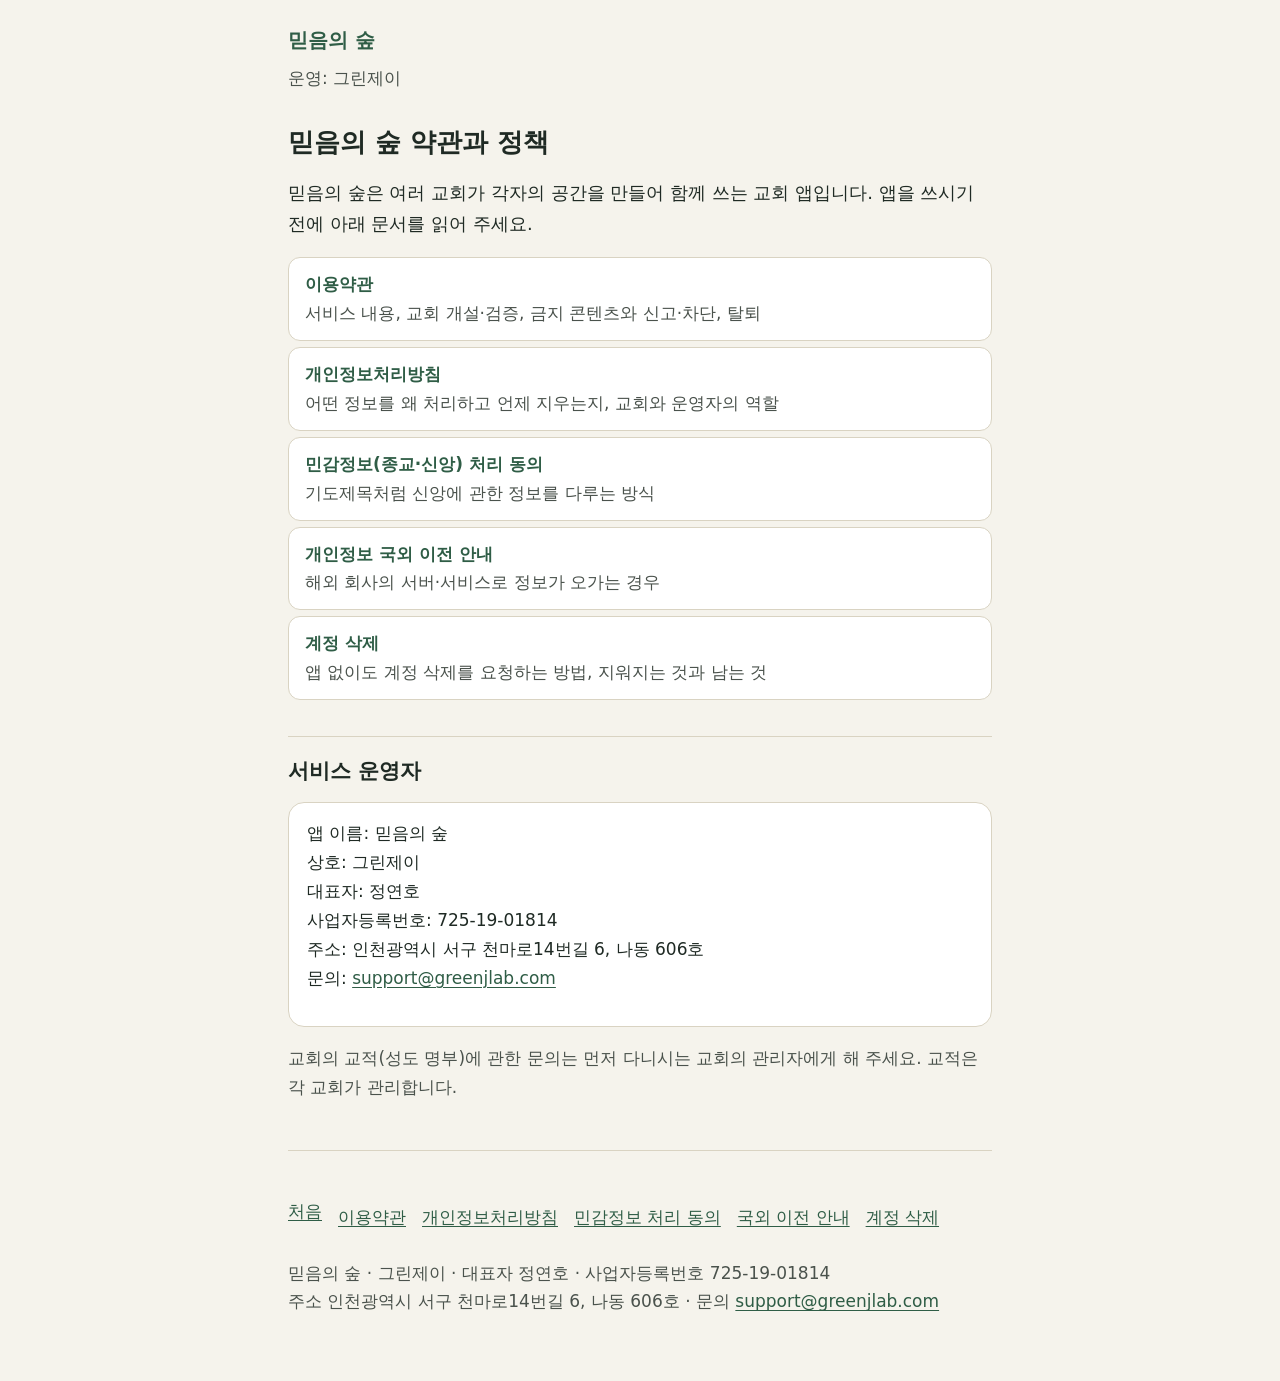
<file: index.html>
<!doctype html>
<html lang="ko">
<head>
  <meta charset="utf-8">
  <meta name="viewport" content="width=device-width, initial-scale=1">
  <title>믿음의 숲 약관과 정책</title>
  <meta name="description" content="믿음의 숲 앱의 이용약관, 개인정보처리방침, 민감정보 처리 동의, 국외 이전 안내, 계정 삭제 안내입니다.">
  <link rel="stylesheet" href="style.css">
</head>
<body>
<div class="page">
  <header class="site-header">
    <a class="brand" href="index.html">믿음의 숲</a>
    <p class="company">운영: 그린제이</p>
  </header>

  <main>
    <h1>믿음의 숲 약관과 정책</h1>
    <p class="lead">믿음의 숲은 여러 교회가 각자의 공간을 만들어 함께 쓰는 교회 앱입니다. 앱을 쓰시기 전에 아래 문서를 읽어 주세요.</p>

    <ul class="doc-list">
      <li><a href="terms.html">이용약관<span>서비스 내용, 교회 개설·검증, 금지 콘텐츠와 신고·차단, 탈퇴</span></a></li>
      <li><a href="privacy.html">개인정보처리방침<span>어떤 정보를 왜 처리하고 언제 지우는지, 교회와 운영자의 역할</span></a></li>
      <li><a href="sensitive.html">민감정보(종교·신앙) 처리 동의<span>기도제목처럼 신앙에 관한 정보를 다루는 방식</span></a></li>
      <li><a href="overseas.html">개인정보 국외 이전 안내<span>해외 회사의 서버·서비스로 정보가 오가는 경우</span></a></li>
      <li><a href="delete-account.html">계정 삭제<span>앱 없이도 계정 삭제를 요청하는 방법, 지워지는 것과 남는 것</span></a></li>
    </ul>

    <h2>서비스 운영자</h2>
    <div class="card">
      <p>앱 이름: 믿음의 숲<br>
      상호: 그린제이<br>
      대표자: 정연호<br>
      사업자등록번호: 725-19-01814<br>
      주소: 인천광역시 서구 천마로14번길 6, 나동 606호<br>
      문의: <a href="mailto:support@greenjlab.com">support@greenjlab.com</a></p>
    </div>
    <p class="meta">교회의 교적(성도 명부)에 관한 문의는 먼저 다니시는 교회의 관리자에게 해 주세요. 교적은 각 교회가 관리합니다.</p>
  </main>

  <footer class="site-footer">
    <nav aria-label="문서 목록">
      <ul>
        <li><a href="index.html">처음</a></li>
        <li><a href="terms.html">이용약관</a></li>
        <li><a href="privacy.html">개인정보처리방침</a></li>
        <li><a href="sensitive.html">민감정보 처리 동의</a></li>
        <li><a href="overseas.html">국외 이전 안내</a></li>
        <li><a href="delete-account.html">계정 삭제</a></li>
      </ul>
    </nav>
    <p>믿음의 숲 · 그린제이 · 대표자 정연호 · 사업자등록번호 725-19-01814<br>
    주소 인천광역시 서구 천마로14번길 6, 나동 606호 · 문의 <a href="mailto:support@greenjlab.com">support@greenjlab.com</a></p>
  </footer>
</div>
</body>
</html>
</file>
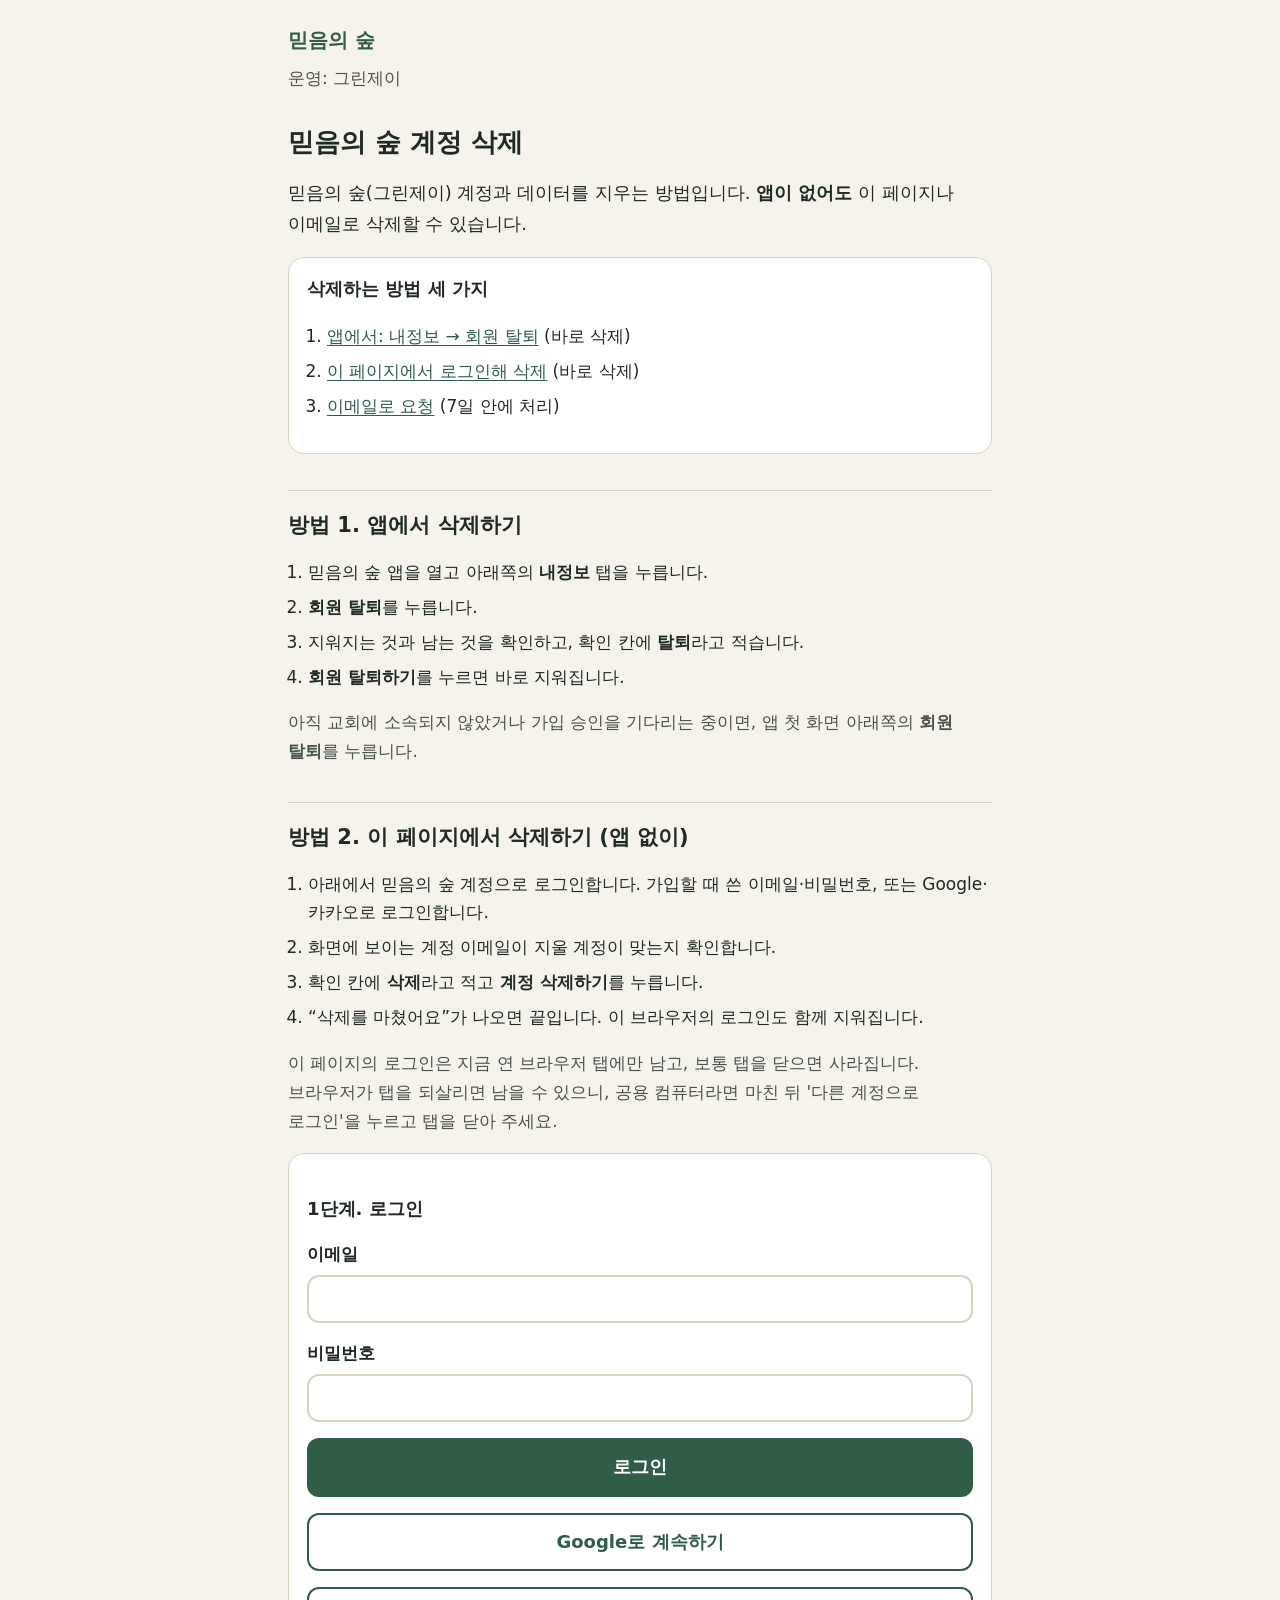
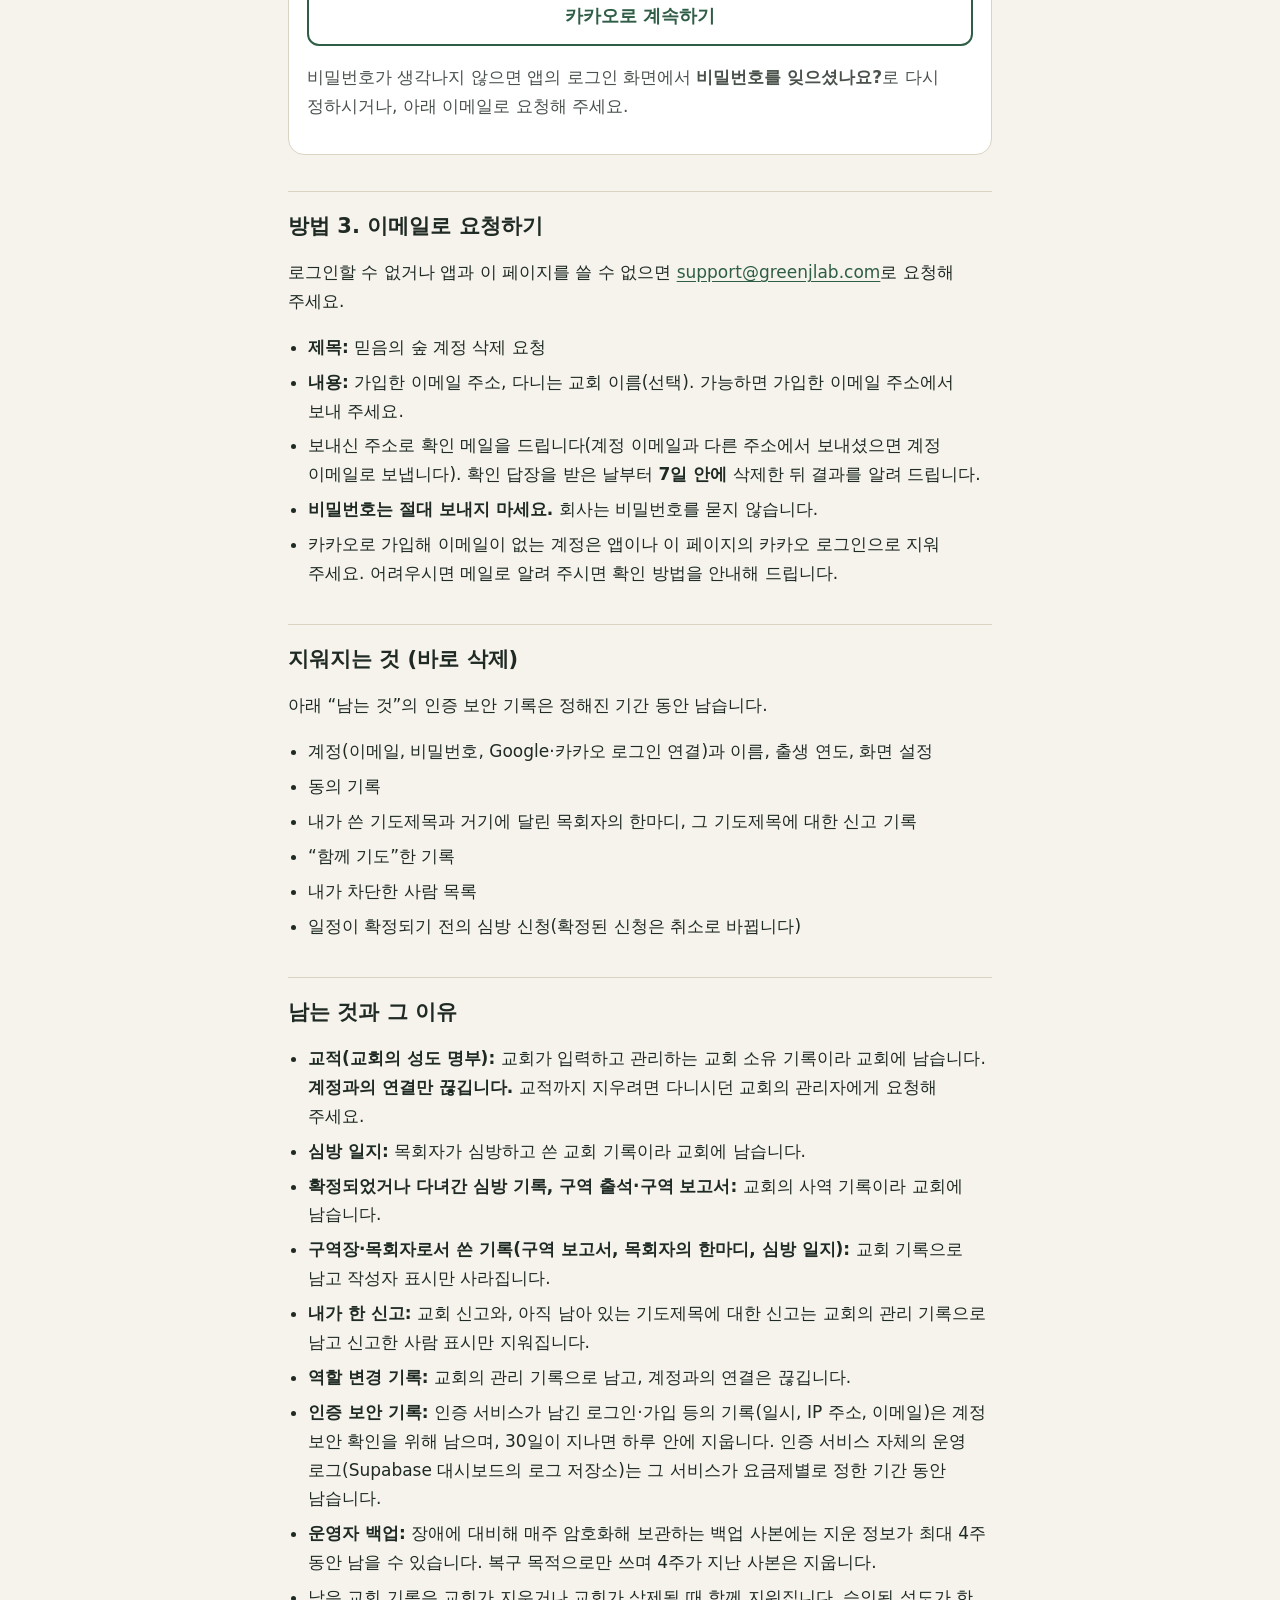
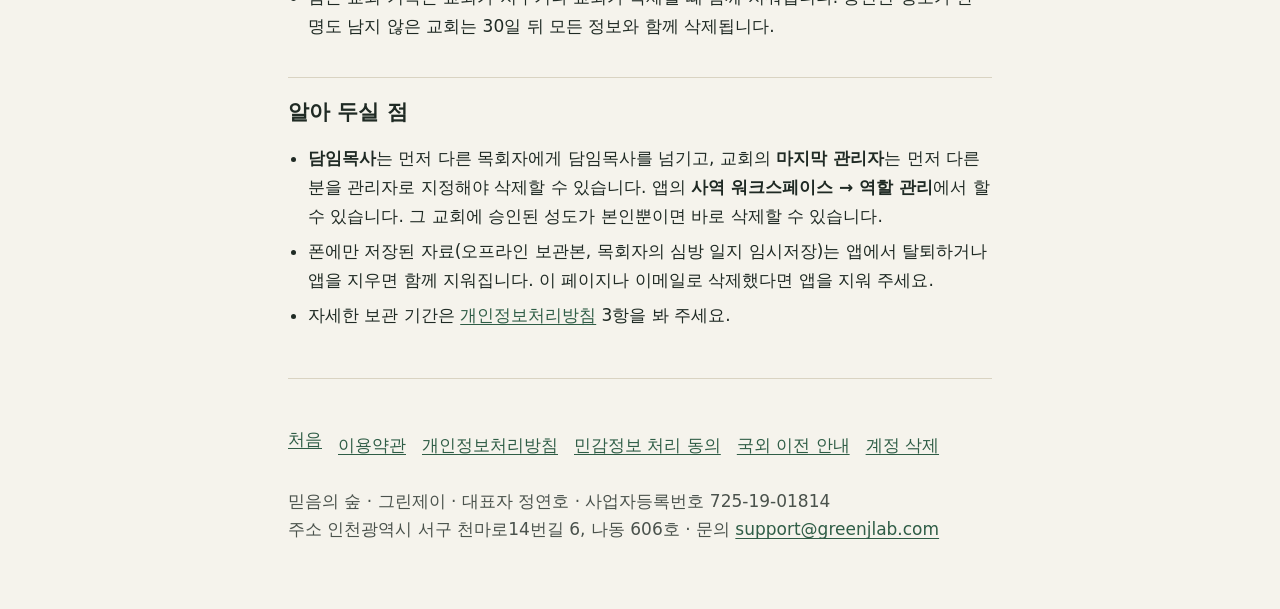
<file: delete-account.html>
<!doctype html>
<html lang="ko">
<head>
  <meta charset="utf-8">
  <meta name="viewport" content="width=device-width, initial-scale=1">
  <meta http-equiv="Content-Security-Policy" content="default-src 'self'; script-src 'self'; connect-src 'self' https://*.supabase.co; img-src 'self' data:; style-src 'self'; object-src 'none'; base-uri 'none'; form-action 'self'">
  <meta name="referrer" content="no-referrer">
  <title>믿음의 숲 계정 삭제</title>
  <meta name="description" content="믿음의 숲 앱의 계정 삭제 방법(앱, 웹, 이메일)과 지워지는 정보, 남는 정보를 안내합니다.">
  <link rel="stylesheet" href="style.css">
  <script src="vendor/supabase-js-2.118.0.js" integrity="sha384-TcHRA3zBbn+Lexh5n+Oil4guNPOS3rjNDpGRAN46u/s/mB2IZ50ceC6TYDU2yvgK" crossorigin="anonymous" defer></script>
  <script src="config.js" defer></script>
  <script src="delete-account.js" defer></script>
</head>
<body>
<div class="page">
  <header class="site-header">
    <a class="brand" href="index.html">믿음의 숲</a>
    <p class="company">운영: 그린제이</p>
  </header>

  <main>
    <h1>믿음의 숲 계정 삭제</h1>
    <p class="lead">믿음의 숲(그린제이) 계정과 데이터를 지우는 방법입니다. <strong>앱이 없어도</strong> 이 페이지나 이메일로 삭제할 수 있습니다.</p>

    <div class="card">
      <h3>삭제하는 방법 세 가지</h3>
      <ol>
        <li><a href="#app">앱에서: 내정보 → 회원 탈퇴</a> (바로 삭제)</li>
        <li><a href="#web">이 페이지에서 로그인해 삭제</a> (바로 삭제)</li>
        <li><a href="#email">이메일로 요청</a> (7일 안에 처리)</li>
      </ol>
    </div>

    <h2 id="app">방법 1. 앱에서 삭제하기</h2>
    <ol>
      <li>믿음의 숲 앱을 열고 아래쪽의 <strong>내정보</strong> 탭을 누릅니다.</li>
      <li><strong>회원 탈퇴</strong>를 누릅니다.</li>
      <li>지워지는 것과 남는 것을 확인하고, 확인 칸에 <strong>탈퇴</strong>라고 적습니다.</li>
      <li><strong>회원 탈퇴하기</strong>를 누르면 바로 지워집니다.</li>
    </ol>
    <p class="meta">아직 교회에 소속되지 않았거나 가입 승인을 기다리는 중이면, 앱 첫 화면 아래쪽의 <strong>회원 탈퇴</strong>를 누릅니다.</p>

    <h2 id="web">방법 2. 이 페이지에서 삭제하기 (앱 없이)</h2>
    <ol>
      <li>아래에서 믿음의 숲 계정으로 로그인합니다. 가입할 때 쓴 이메일·비밀번호, 또는 Google·카카오로 로그인합니다.</li>
      <li>화면에 보이는 계정 이메일이 지울 계정이 맞는지 확인합니다.</li>
      <li>확인 칸에 <strong>삭제</strong>라고 적고 <strong>계정 삭제하기</strong>를 누릅니다.</li>
      <li>“삭제를 마쳤어요”가 나오면 끝입니다. 이 브라우저의 로그인도 함께 지워집니다.</li>
    </ol>
    <p class="meta">이 페이지의 로그인은 지금 연 브라우저 탭에만 남고, 보통 탭을 닫으면 사라집니다. 브라우저가 탭을 되살리면 남을 수 있으니, 공용 컴퓨터라면 마친 뒤 '다른 계정으로 로그인'을 누르고 탭을 닫아 주세요.</p>

    <noscript>
      <p class="notice">이 페이지에서 바로 삭제하려면 브라우저의 자바스크립트를 켜야 합니다. 켤 수 없으면 앱이나 이메일로 요청해 주세요.</p>
    </noscript>
    <p id="web-delete-unavailable" class="notice" hidden>지금은 이 페이지에서 삭제할 수 없어요. 앱이나 이메일(<a href="mailto:support@greenjlab.com" data-support-email>support@greenjlab.com</a>)로 요청해 주세요.</p>

    <section id="web-delete" class="card" aria-label="웹에서 계정 삭제" hidden>
      <div data-step="signin">
        <h3 tabindex="-1">1단계. 로그인</h3>
        <form id="signin-form" method="post" action="#">
          <label for="signin-email">이메일</label>
          <input id="signin-email" type="email" autocomplete="username" inputmode="email" required>
          <label for="signin-password">비밀번호</label>
          <input id="signin-password" type="password" autocomplete="current-password" required>
          <button type="submit">로그인</button>
        </form>
        <button type="button" class="secondary" data-provider="google" hidden>Google로 계속하기</button>
        <button type="button" class="secondary" data-provider="kakao" hidden>카카오로 계속하기</button>
        <p class="meta">비밀번호가 생각나지 않으면 앱의 로그인 화면에서 <strong>비밀번호를 잊으셨나요?</strong>로 다시 정하시거나, 아래 이메일로 요청해 주세요.</p>
      </div>

      <div data-step="confirm" hidden>
        <h3 tabindex="-1">2단계. 삭제 확인</h3>
        <p>로그인한 계정: <strong data-field="email"></strong></p>
        <p>이 계정을 지우면 되돌릴 수 없습니다. 다시 쓰려면 새로 가입해야 합니다. 아래의 <a href="#deleted">지워지는 것</a>과 <a href="#kept">남는 것</a>을 확인해 주세요.</p>
        <form id="confirm-form" method="post" action="#">
          <label for="confirm-word">확인을 위해 삭제라고 적어 주세요</label>
          <input id="confirm-word" type="text" autocomplete="off" autocapitalize="off" spellcheck="false">
          <button type="submit" class="danger">계정 삭제하기</button>
        </form>
        <button type="button" class="secondary" id="switch-account">다른 계정으로 로그인</button>
      </div>

      <div data-step="done" hidden>
        <h3 tabindex="-1">삭제를 마쳤어요</h3>
        <p>믿음의 숲 계정을 삭제했어요. 이 브라우저의 로그인도 지웠습니다.</p>
        <p>폰에 앱이 남아 있다면 앱을 지워 주세요. 기기에 보관된 자료(주보·기도제목 목록 등)도 함께 지워집니다.</p>
      </div>

      <p class="error" role="alert" data-field="error"></p>
      <p class="hint" data-field="hint"></p>
    </section>

    <h2 id="email">방법 3. 이메일로 요청하기</h2>
    <p>로그인할 수 없거나 앱과 이 페이지를 쓸 수 없으면 <a href="mailto:support@greenjlab.com" data-support-email>support@greenjlab.com</a>로 요청해 주세요.</p>
    <ul>
      <li><strong>제목:</strong> 믿음의 숲 계정 삭제 요청</li>
      <li><strong>내용:</strong> 가입한 이메일 주소, 다니는 교회 이름(선택). 가능하면 가입한 이메일 주소에서 보내 주세요.</li>
      <li>보내신 주소로 확인 메일을 드립니다(계정 이메일과 다른 주소에서 보내셨으면 계정 이메일로 보냅니다). 확인 답장을 받은 날부터 <strong>7일 안에</strong> 삭제한 뒤 결과를 알려 드립니다.</li>
      <li><strong>비밀번호는 절대 보내지 마세요.</strong> 회사는 비밀번호를 묻지 않습니다.</li>
      <li>카카오로 가입해 이메일이 없는 계정은 앱이나 이 페이지의 카카오 로그인으로 지워 주세요. 어려우시면 메일로 알려 주시면 확인 방법을 안내해 드립니다.</li>
    </ul>

    <h2 id="deleted">지워지는 것 (바로 삭제)</h2>
    <p>아래 “남는 것”의 인증 보안 기록은 정해진 기간 동안 남습니다.</p>
    <ul>
      <li>계정(이메일, 비밀번호, Google·카카오 로그인 연결)과 이름, 출생 연도, 화면 설정</li>
      <li>동의 기록</li>
      <li>내가 쓴 기도제목과 거기에 달린 목회자의 한마디, 그 기도제목에 대한 신고 기록</li>
      <li>“함께 기도”한 기록</li>
      <li>내가 차단한 사람 목록</li>
      <li>일정이 확정되기 전의 심방 신청(확정된 신청은 취소로 바뀝니다)</li>
    </ul>

    <h2 id="kept">남는 것과 그 이유</h2>
    <ul>
      <li><strong>교적(교회의 성도 명부):</strong> 교회가 입력하고 관리하는 교회 소유 기록이라 교회에 남습니다. <strong>계정과의 연결만 끊깁니다.</strong> 교적까지 지우려면 다니시던 교회의 관리자에게 요청해 주세요.</li>
      <li><strong>심방 일지:</strong> 목회자가 심방하고 쓴 교회 기록이라 교회에 남습니다.</li>
      <li><strong>확정되었거나 다녀간 심방 기록, 구역 출석·구역 보고서:</strong> 교회의 사역 기록이라 교회에 남습니다.</li>
      <li><strong>구역장·목회자로서 쓴 기록(구역 보고서, 목회자의 한마디, 심방 일지):</strong> 교회 기록으로 남고 작성자 표시만 사라집니다.</li>
      <li><strong>내가 한 신고:</strong> 교회 신고와, 아직 남아 있는 기도제목에 대한 신고는 교회의 관리 기록으로 남고 신고한 사람 표시만 지워집니다.</li>
      <li><strong>역할 변경 기록:</strong> 교회의 관리 기록으로 남고, 계정과의 연결은 끊깁니다.</li>
      <li><strong>인증 보안 기록:</strong> 인증 서비스가 남긴 로그인·가입 등의 기록(일시, IP 주소, 이메일)은 계정 보안 확인을 위해 남으며, 30일이 지나면 하루 안에 지웁니다. 인증 서비스 자체의 운영 로그(Supabase 대시보드의 로그 저장소)는 그 서비스가 요금제별로 정한 기간 동안 남습니다.</li>
      <li><strong>운영자 백업:</strong> 장애에 대비해 매주 암호화해 보관하는 백업 사본에는 지운 정보가 최대 4주 동안 남을 수 있습니다. 복구 목적으로만 쓰며 4주가 지난 사본은 지웁니다.</li>
      <li>남은 교회 기록은 교회가 지우거나 교회가 삭제될 때 함께 지워집니다. 승인된 성도가 한 명도 남지 않은 교회는 30일 뒤 모든 정보와 함께 삭제됩니다.</li>
    </ul>

    <h2 id="notes">알아 두실 점</h2>
    <ul>
      <li><strong>담임목사</strong>는 먼저 다른 목회자에게 담임목사를 넘기고, 교회의 <strong>마지막 관리자</strong>는 먼저 다른 분을 관리자로 지정해야 삭제할 수 있습니다. 앱의 <strong>사역 워크스페이스 → 역할 관리</strong>에서 할 수 있습니다. 그 교회에 승인된 성도가 본인뿐이면 바로 삭제할 수 있습니다.</li>
      <li>폰에만 저장된 자료(오프라인 보관본, 목회자의 심방 일지 임시저장)는 앱에서 탈퇴하거나 앱을 지우면 함께 지워집니다. 이 페이지나 이메일로 삭제했다면 앱을 지워 주세요.</li>
      <li>자세한 보관 기간은 <a href="privacy.html">개인정보처리방침</a> 3항을 봐 주세요.</li>
    </ul>
  </main>

  <footer class="site-footer">
    <nav aria-label="문서 목록">
      <ul>
        <li><a href="index.html">처음</a></li>
        <li><a href="terms.html">이용약관</a></li>
        <li><a href="privacy.html">개인정보처리방침</a></li>
        <li><a href="sensitive.html">민감정보 처리 동의</a></li>
        <li><a href="overseas.html">국외 이전 안내</a></li>
        <li><a href="delete-account.html">계정 삭제</a></li>
      </ul>
    </nav>
    <p>믿음의 숲 · 그린제이 · 대표자 정연호 · 사업자등록번호 725-19-01814<br>
    주소 인천광역시 서구 천마로14번길 6, 나동 606호 · 문의 <a href="mailto:support@greenjlab.com">support@greenjlab.com</a></p>
  </footer>
</div>
</body>
</html>
</file>
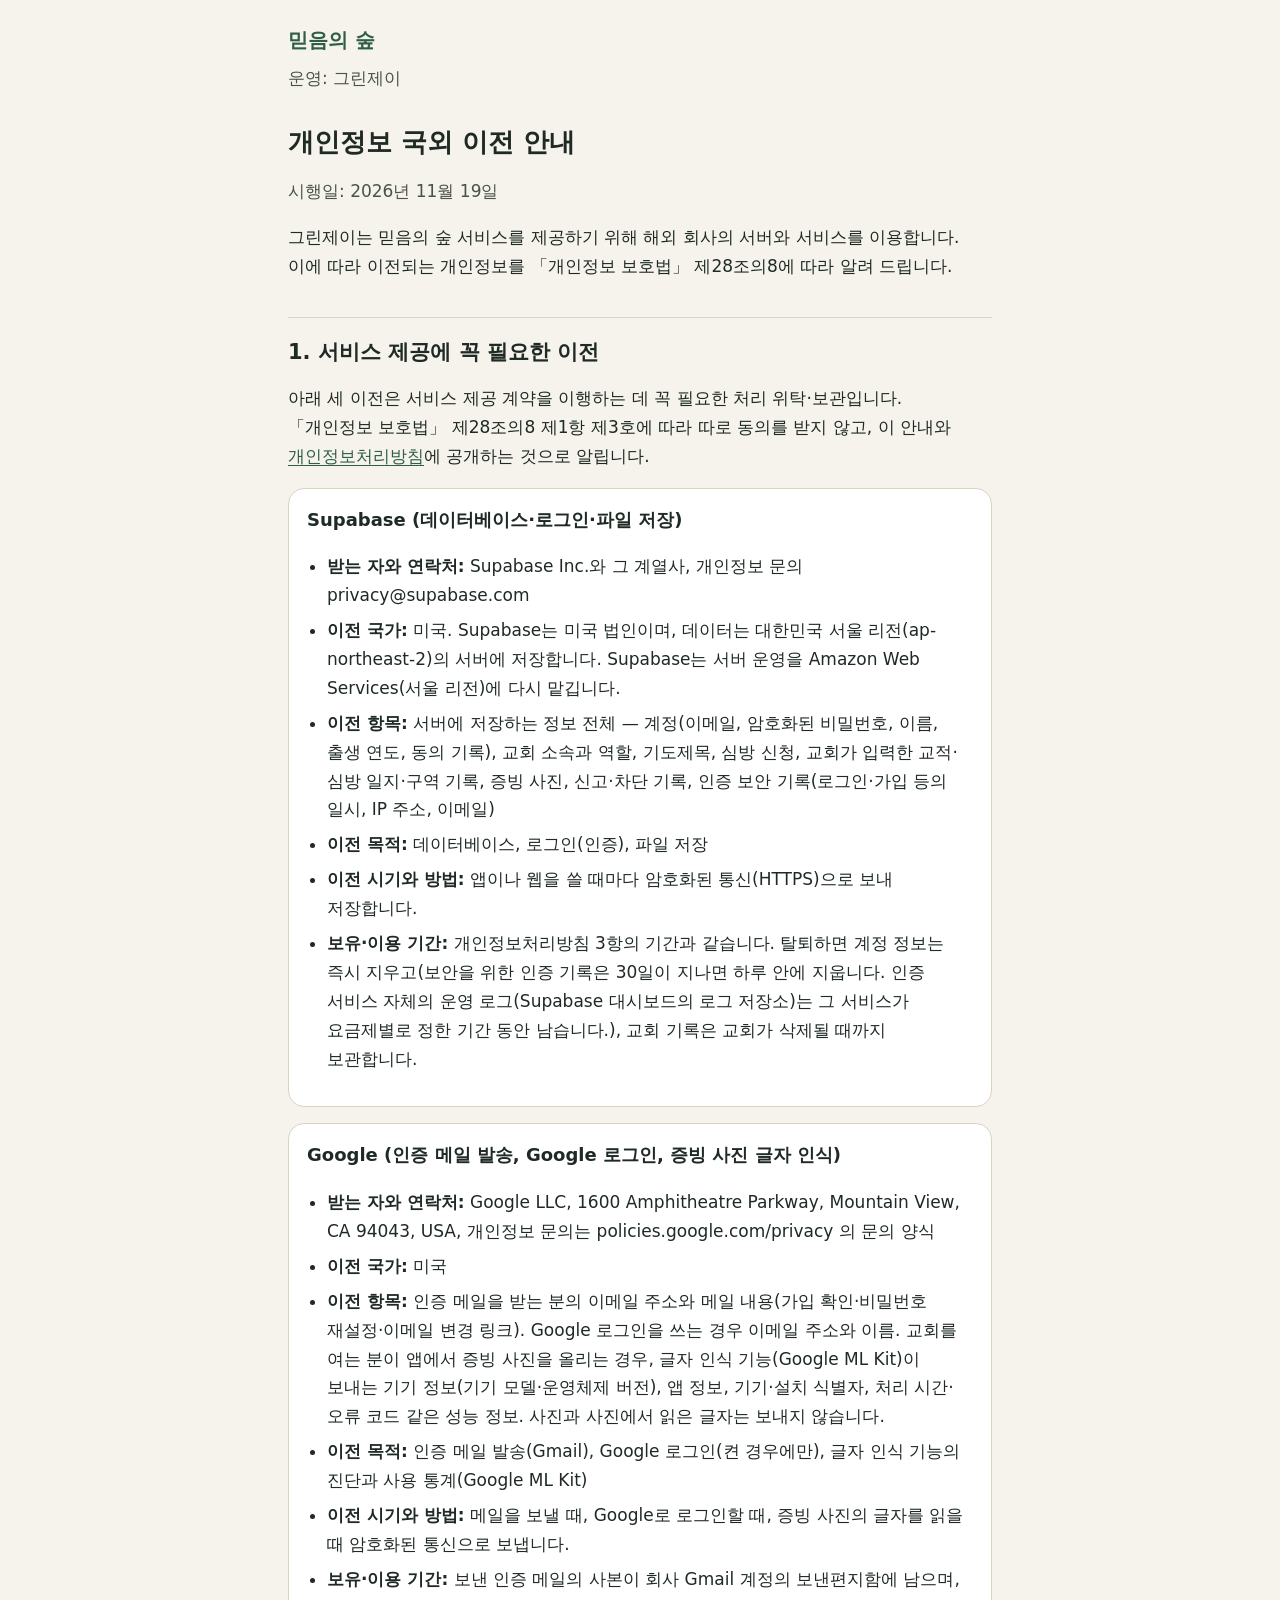
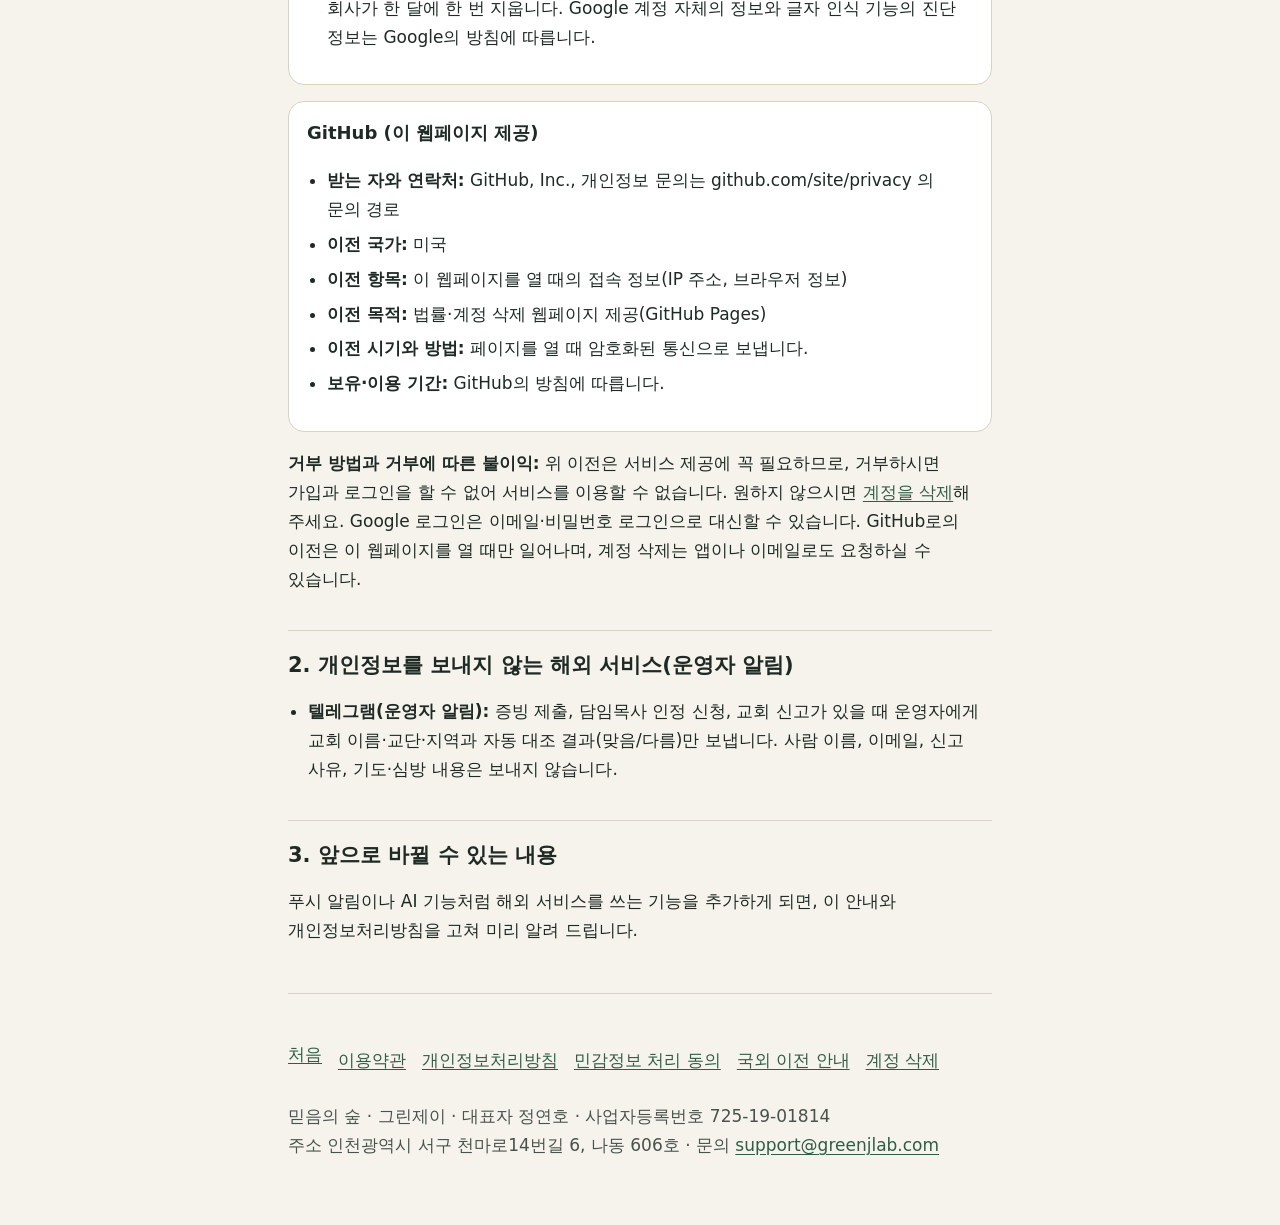
<file: overseas.html>
<!doctype html>
<html lang="ko">
<head>
  <meta charset="utf-8">
  <meta name="viewport" content="width=device-width, initial-scale=1">
  <title>믿음의 숲 국외 이전 안내</title>
  <meta name="description" content="믿음의 숲이 해외 회사의 서버와 서비스를 이용하면서 개인정보가 국외로 이전되는 내용을 안내합니다.">
  <link rel="stylesheet" href="style.css">
</head>
<body>
<div class="page">
  <header class="site-header">
    <a class="brand" href="index.html">믿음의 숲</a>
    <p class="company">운영: 그린제이</p>
  </header>

  <main>
    <h1>개인정보 국외 이전 안내</h1>
    <p class="meta">시행일: 2026년 11월 19일</p>
    <p>그린제이는 믿음의 숲 서비스를 제공하기 위해 해외 회사의 서버와 서비스를 이용합니다. 이에 따라 이전되는 개인정보를 「개인정보 보호법」 제28조의8에 따라 알려 드립니다.</p>

    <h2>1. 서비스 제공에 꼭 필요한 이전</h2>
    <p>아래 세 이전은 서비스 제공 계약을 이행하는 데 꼭 필요한 처리 위탁·보관입니다. 「개인정보 보호법」 제28조의8 제1항 제3호에 따라 따로 동의를 받지 않고, 이 안내와 <a href="privacy.html">개인정보처리방침</a>에 공개하는 것으로 알립니다.</p>

    <div class="card">
      <h3>Supabase (데이터베이스·로그인·파일 저장)</h3>
      <ul>
        <li><strong>받는 자와 연락처:</strong> Supabase Inc.와 그 계열사, 개인정보 문의 privacy@supabase.com</li>
        <li><strong>이전 국가:</strong> 미국. Supabase는 미국 법인이며, 데이터는 대한민국 서울 리전(ap-northeast-2)의 서버에 저장합니다. Supabase는 서버 운영을 Amazon Web Services(서울 리전)에 다시 맡깁니다.</li>
        <li><strong>이전 항목:</strong> 서버에 저장하는 정보 전체 — 계정(이메일, 암호화된 비밀번호, 이름, 출생 연도, 동의 기록), 교회 소속과 역할, 기도제목, 심방 신청, 교회가 입력한 교적·심방 일지·구역 기록, 증빙 사진, 신고·차단 기록, 인증 보안 기록(로그인·가입 등의 일시, IP 주소, 이메일)</li>
        <li><strong>이전 목적:</strong> 데이터베이스, 로그인(인증), 파일 저장</li>
        <li><strong>이전 시기와 방법:</strong> 앱이나 웹을 쓸 때마다 암호화된 통신(HTTPS)으로 보내 저장합니다.</li>
        <li><strong>보유·이용 기간:</strong> 개인정보처리방침 3항의 기간과 같습니다. 탈퇴하면 계정 정보는 즉시 지우고(보안을 위한 인증 기록은 30일이 지나면 하루 안에 지웁니다. 인증 서비스 자체의 운영 로그(Supabase 대시보드의 로그 저장소)는 그 서비스가 요금제별로 정한 기간 동안 남습니다.), 교회 기록은 교회가 삭제될 때까지 보관합니다.</li>
      </ul>
    </div>

    <div class="card">
      <h3>Google (인증 메일 발송, Google 로그인, 증빙 사진 글자 인식)</h3>
      <ul>
        <li><strong>받는 자와 연락처:</strong> Google LLC, 1600 Amphitheatre Parkway, Mountain View, CA 94043, USA, 개인정보 문의는 policies.google.com/privacy 의 문의 양식</li>
        <li><strong>이전 국가:</strong> 미국</li>
        <li><strong>이전 항목:</strong> 인증 메일을 받는 분의 이메일 주소와 메일 내용(가입 확인·비밀번호 재설정·이메일 변경 링크). Google 로그인을 쓰는 경우 이메일 주소와 이름. 교회를 여는 분이 앱에서 증빙 사진을 올리는 경우, 글자 인식 기능(Google ML Kit)이 보내는 기기 정보(기기 모델·운영체제 버전), 앱 정보, 기기·설치 식별자, 처리 시간·오류 코드 같은 성능 정보. 사진과 사진에서 읽은 글자는 보내지 않습니다.</li>
        <li><strong>이전 목적:</strong> 인증 메일 발송(Gmail), Google 로그인(켠 경우에만), 글자 인식 기능의 진단과 사용 통계(Google ML Kit)</li>
        <li><strong>이전 시기와 방법:</strong> 메일을 보낼 때, Google로 로그인할 때, 증빙 사진의 글자를 읽을 때 암호화된 통신으로 보냅니다.</li>
        <li><strong>보유·이용 기간:</strong> 보낸 인증 메일의 사본이 회사 Gmail 계정의 보낸편지함에 남으며, 회사가 한 달에 한 번 지웁니다. Google 계정 자체의 정보와 글자 인식 기능의 진단 정보는 Google의 방침에 따릅니다.</li>
      </ul>
    </div>

    <div class="card">
      <h3>GitHub (이 웹페이지 제공)</h3>
      <ul>
        <li><strong>받는 자와 연락처:</strong> GitHub, Inc., 개인정보 문의는 github.com/site/privacy 의 문의 경로</li>
        <li><strong>이전 국가:</strong> 미국</li>
        <li><strong>이전 항목:</strong> 이 웹페이지를 열 때의 접속 정보(IP 주소, 브라우저 정보)</li>
        <li><strong>이전 목적:</strong> 법률·계정 삭제 웹페이지 제공(GitHub Pages)</li>
        <li><strong>이전 시기와 방법:</strong> 페이지를 열 때 암호화된 통신으로 보냅니다.</li>
        <li><strong>보유·이용 기간:</strong> GitHub의 방침에 따릅니다.</li>
      </ul>
    </div>

    <p><strong>거부 방법과 거부에 따른 불이익:</strong> 위 이전은 서비스 제공에 꼭 필요하므로, 거부하시면 가입과 로그인을 할 수 없어 서비스를 이용할 수 없습니다. 원하지 않으시면 <a href="delete-account.html">계정을 삭제</a>해 주세요. Google 로그인은 이메일·비밀번호 로그인으로 대신할 수 있습니다. GitHub로의 이전은 이 웹페이지를 열 때만 일어나며, 계정 삭제는 앱이나 이메일로도 요청하실 수 있습니다.</p>

    <h2>2. 개인정보를 보내지 않는 해외 서비스(운영자 알림)</h2>
    <ul>
      <li><strong>텔레그램(운영자 알림):</strong> 증빙 제출, 담임목사 인정 신청, 교회 신고가 있을 때 운영자에게 교회 이름·교단·지역과 자동 대조 결과(맞음/다름)만 보냅니다. 사람 이름, 이메일, 신고 사유, 기도·심방 내용은 보내지 않습니다.</li>
    </ul>

    <h2>3. 앞으로 바뀔 수 있는 내용</h2>
    <p>푸시 알림이나 AI 기능처럼 해외 서비스를 쓰는 기능을 추가하게 되면, 이 안내와 개인정보처리방침을 고쳐 미리 알려 드립니다.</p>
  </main>

  <footer class="site-footer">
    <nav aria-label="문서 목록">
      <ul>
        <li><a href="index.html">처음</a></li>
        <li><a href="terms.html">이용약관</a></li>
        <li><a href="privacy.html">개인정보처리방침</a></li>
        <li><a href="sensitive.html">민감정보 처리 동의</a></li>
        <li><a href="overseas.html">국외 이전 안내</a></li>
        <li><a href="delete-account.html">계정 삭제</a></li>
      </ul>
    </nav>
    <p>믿음의 숲 · 그린제이 · 대표자 정연호 · 사업자등록번호 725-19-01814<br>
    주소 인천광역시 서구 천마로14번길 6, 나동 606호 · 문의 <a href="mailto:support@greenjlab.com">support@greenjlab.com</a></p>
  </footer>
</div>
</body>
</html>
</file>
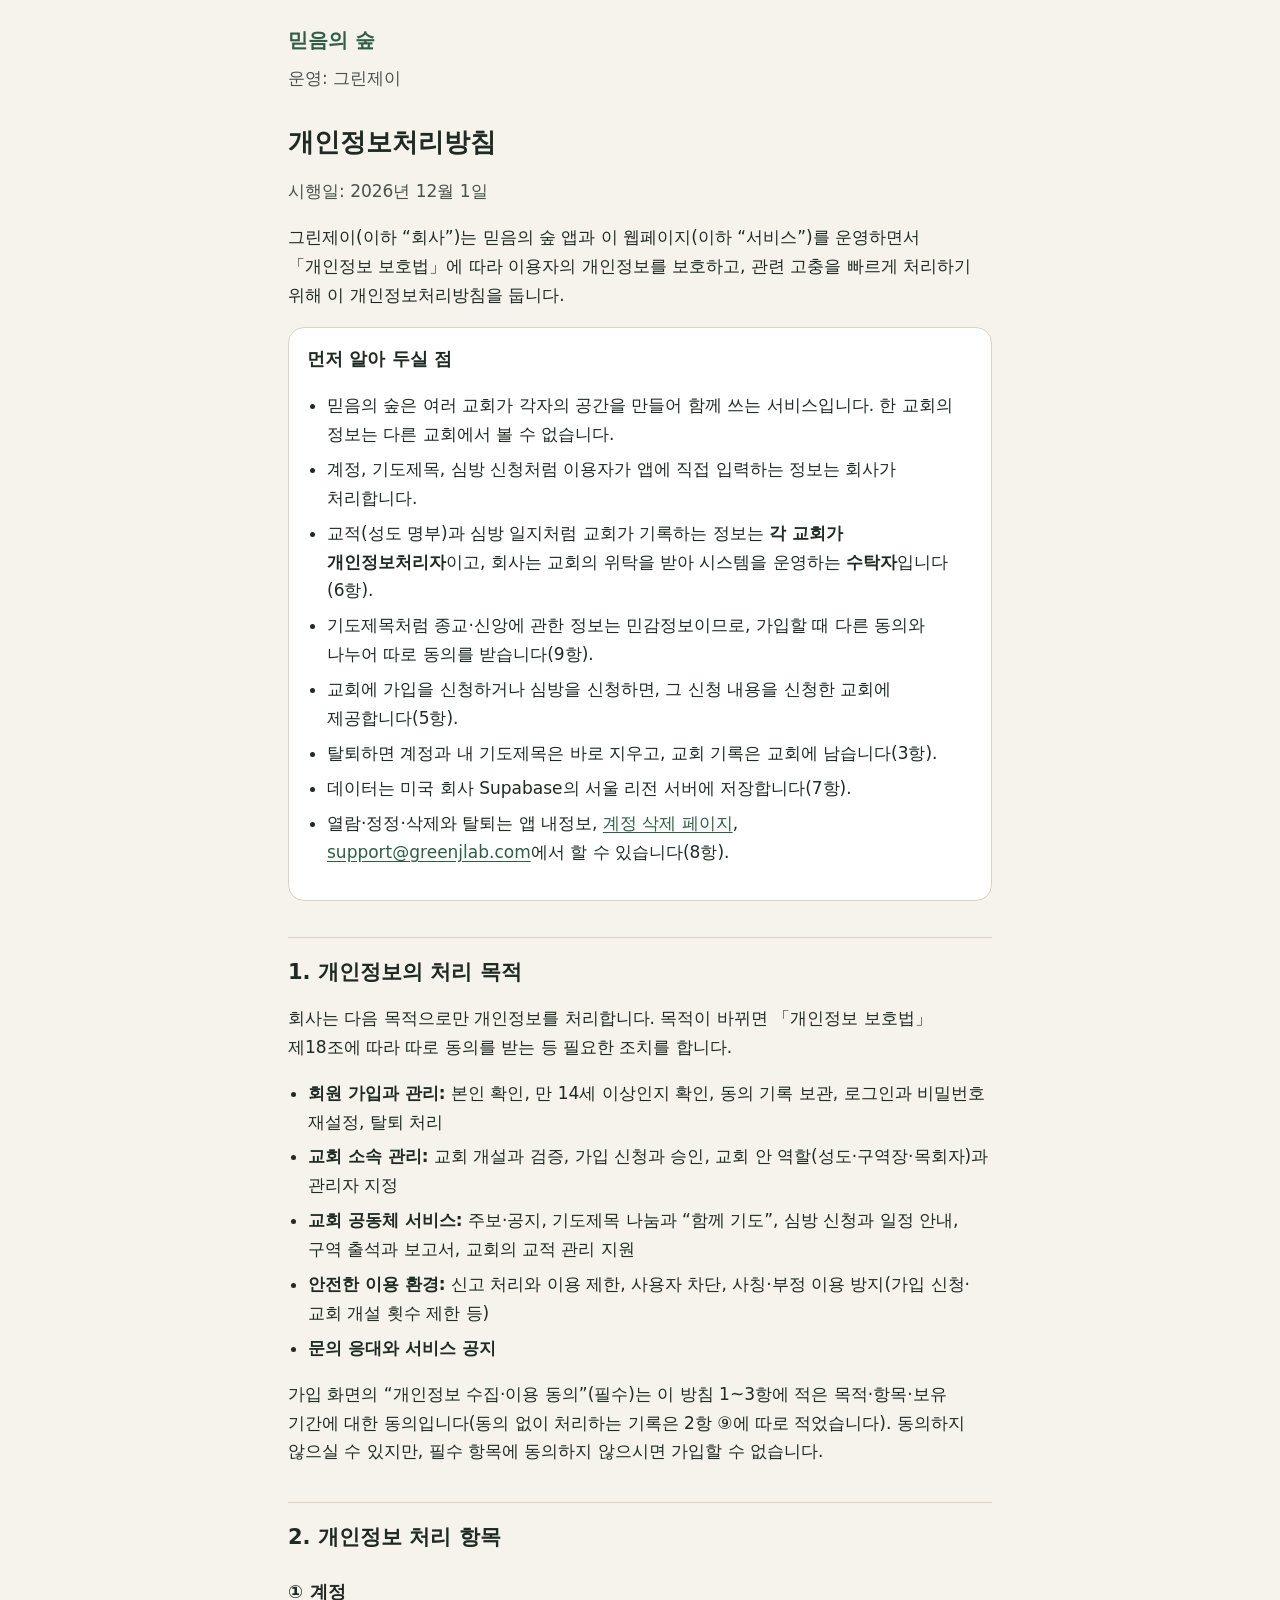
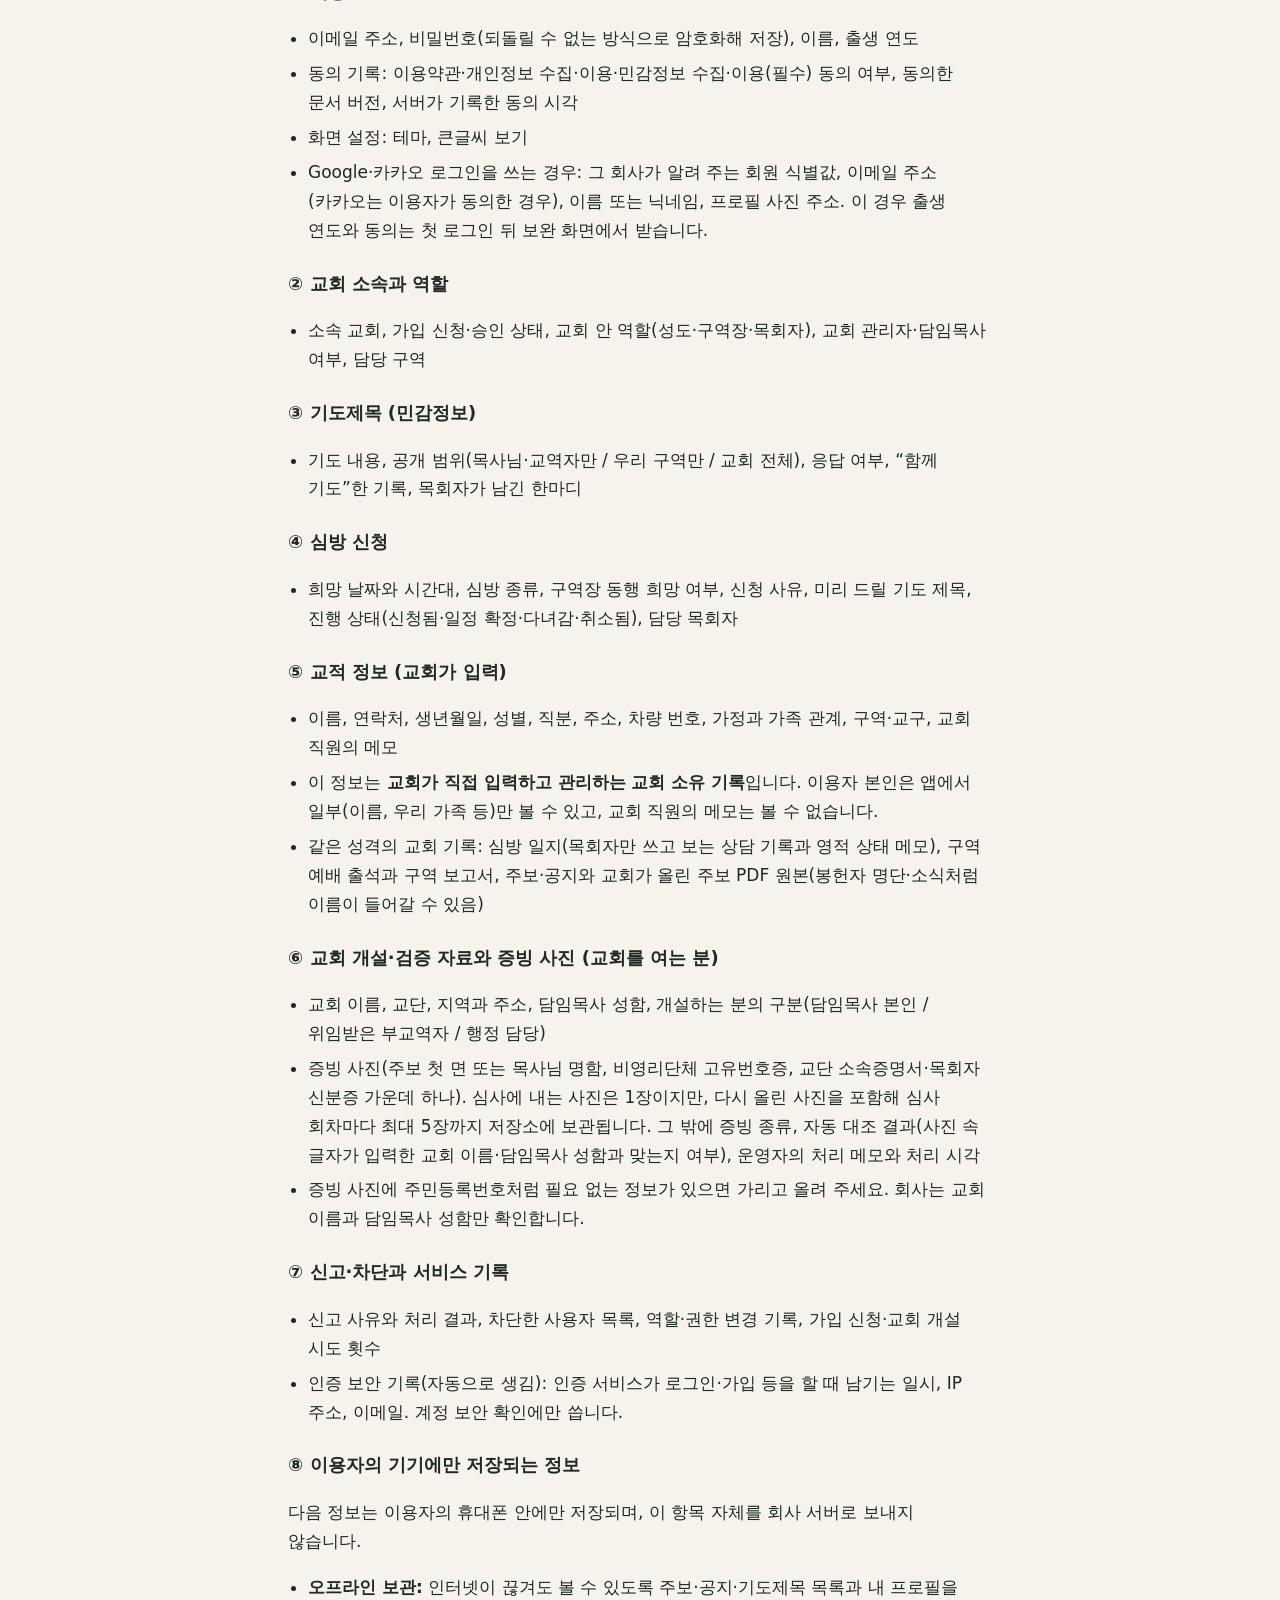
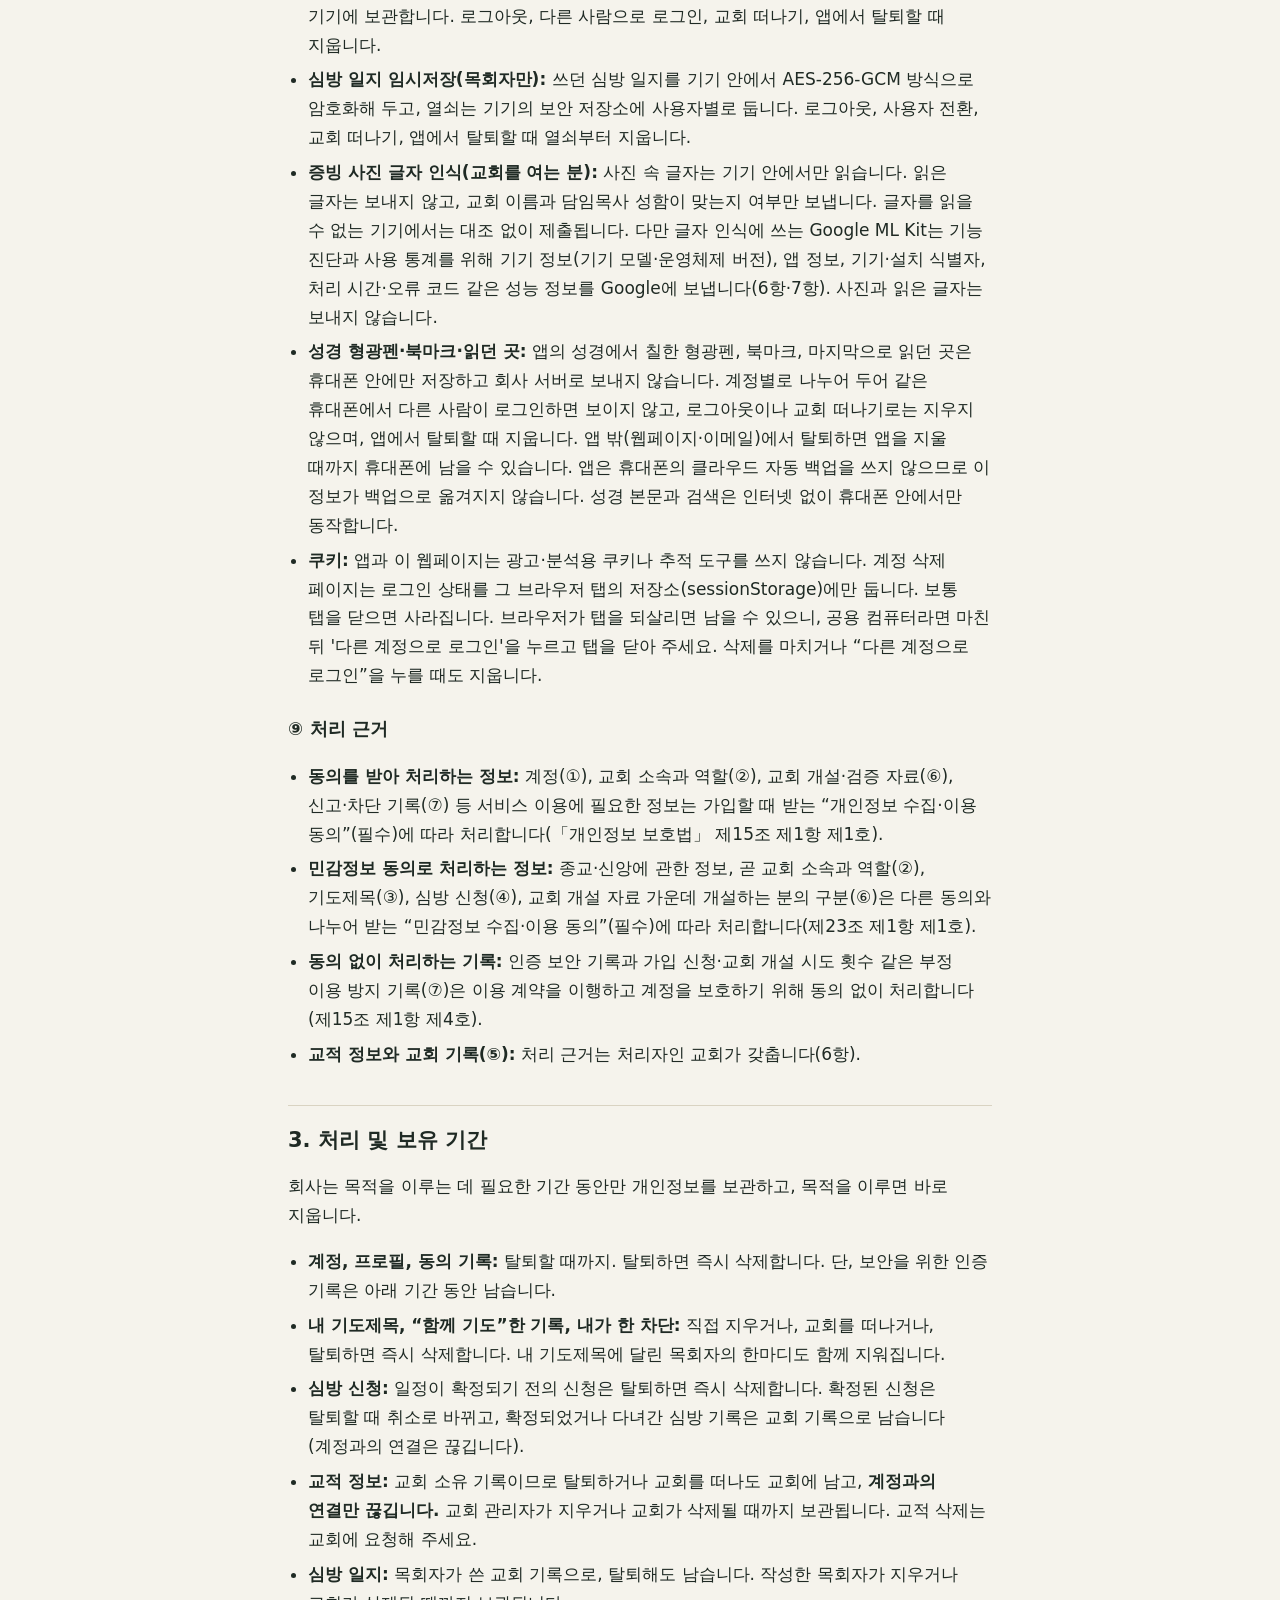
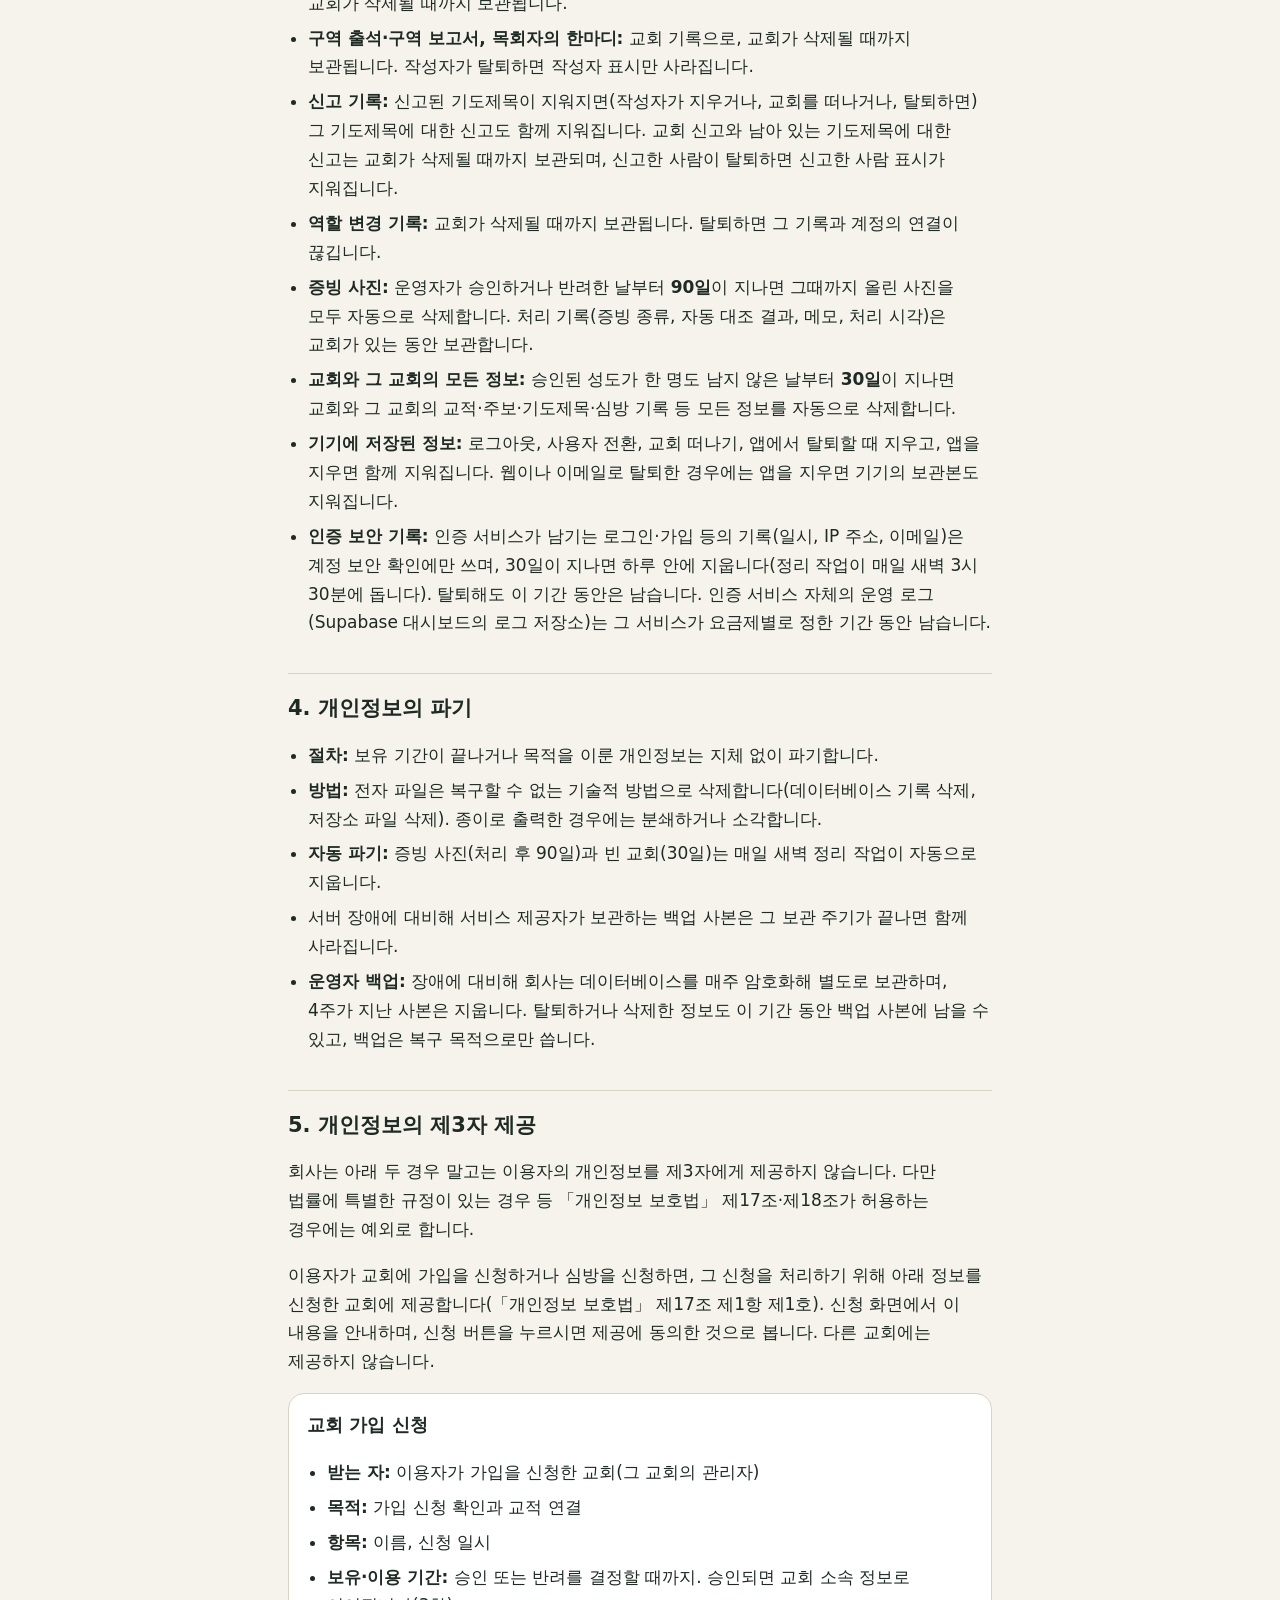
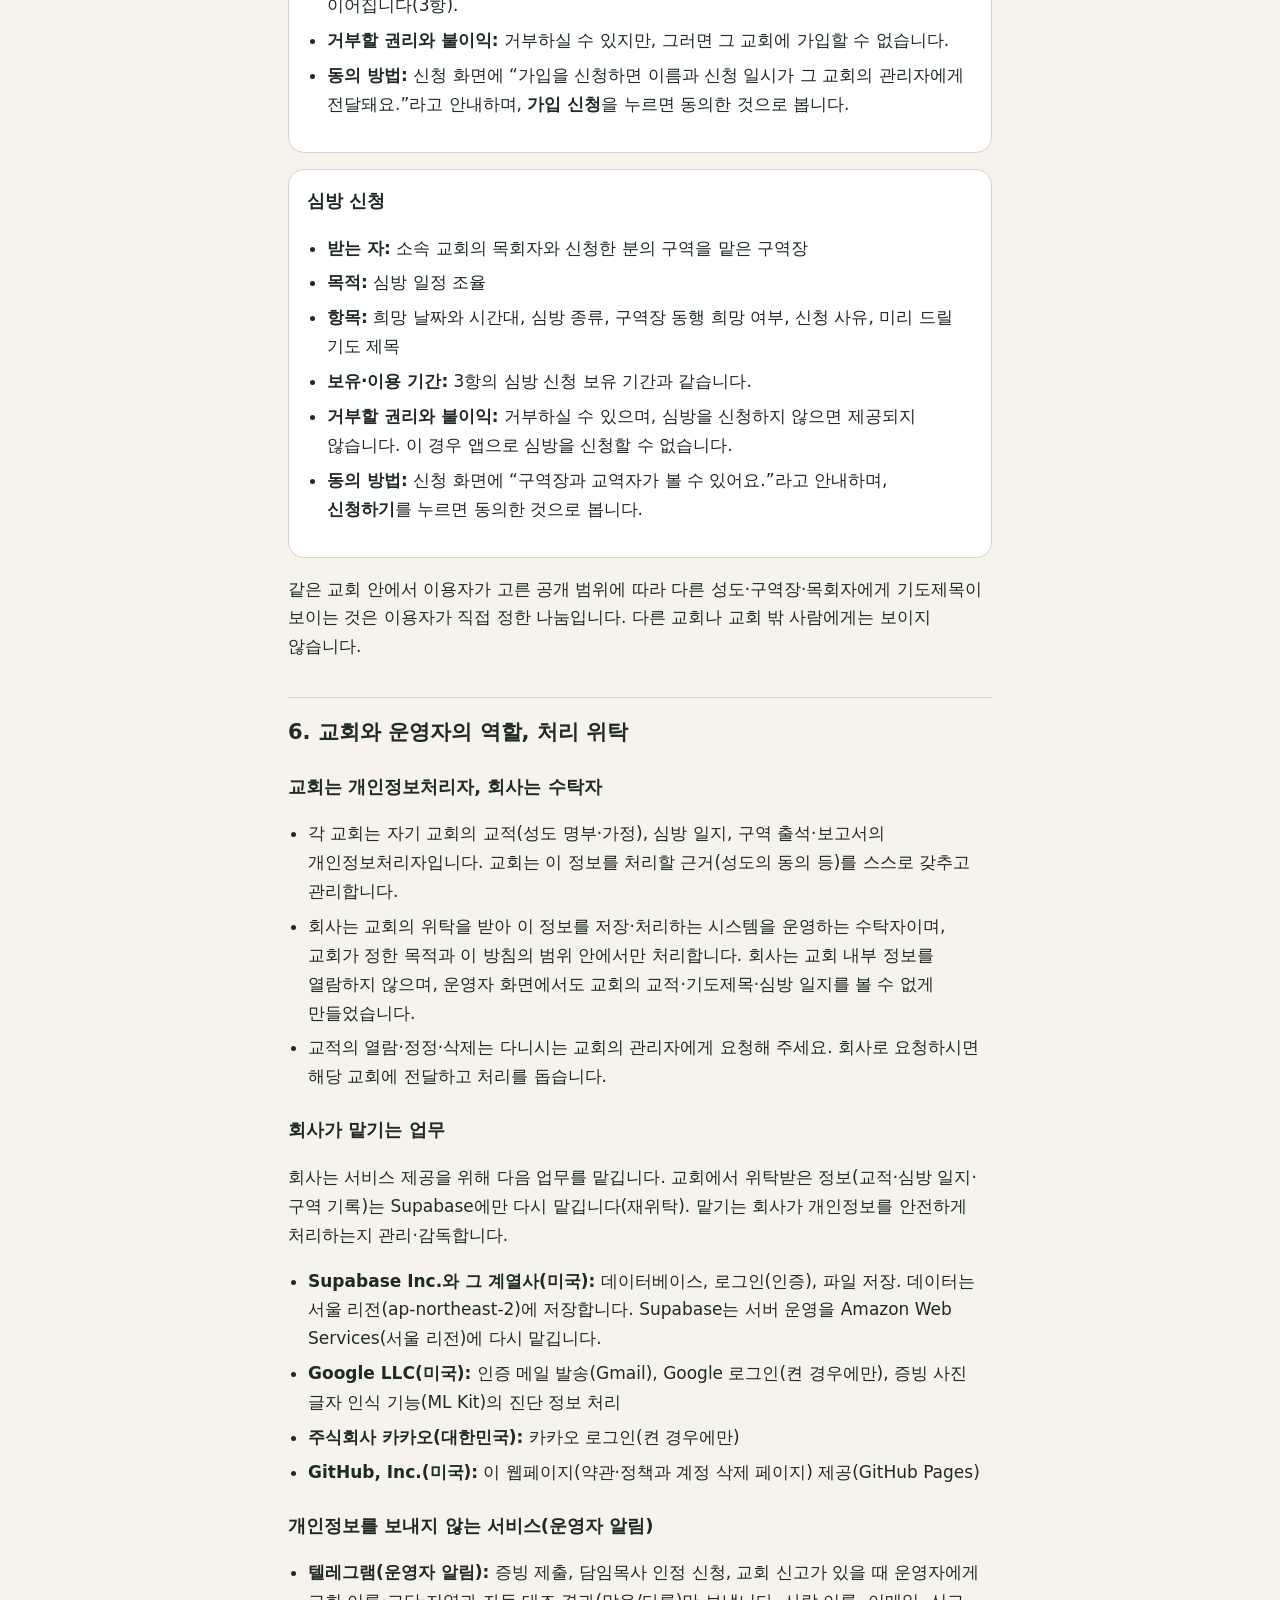
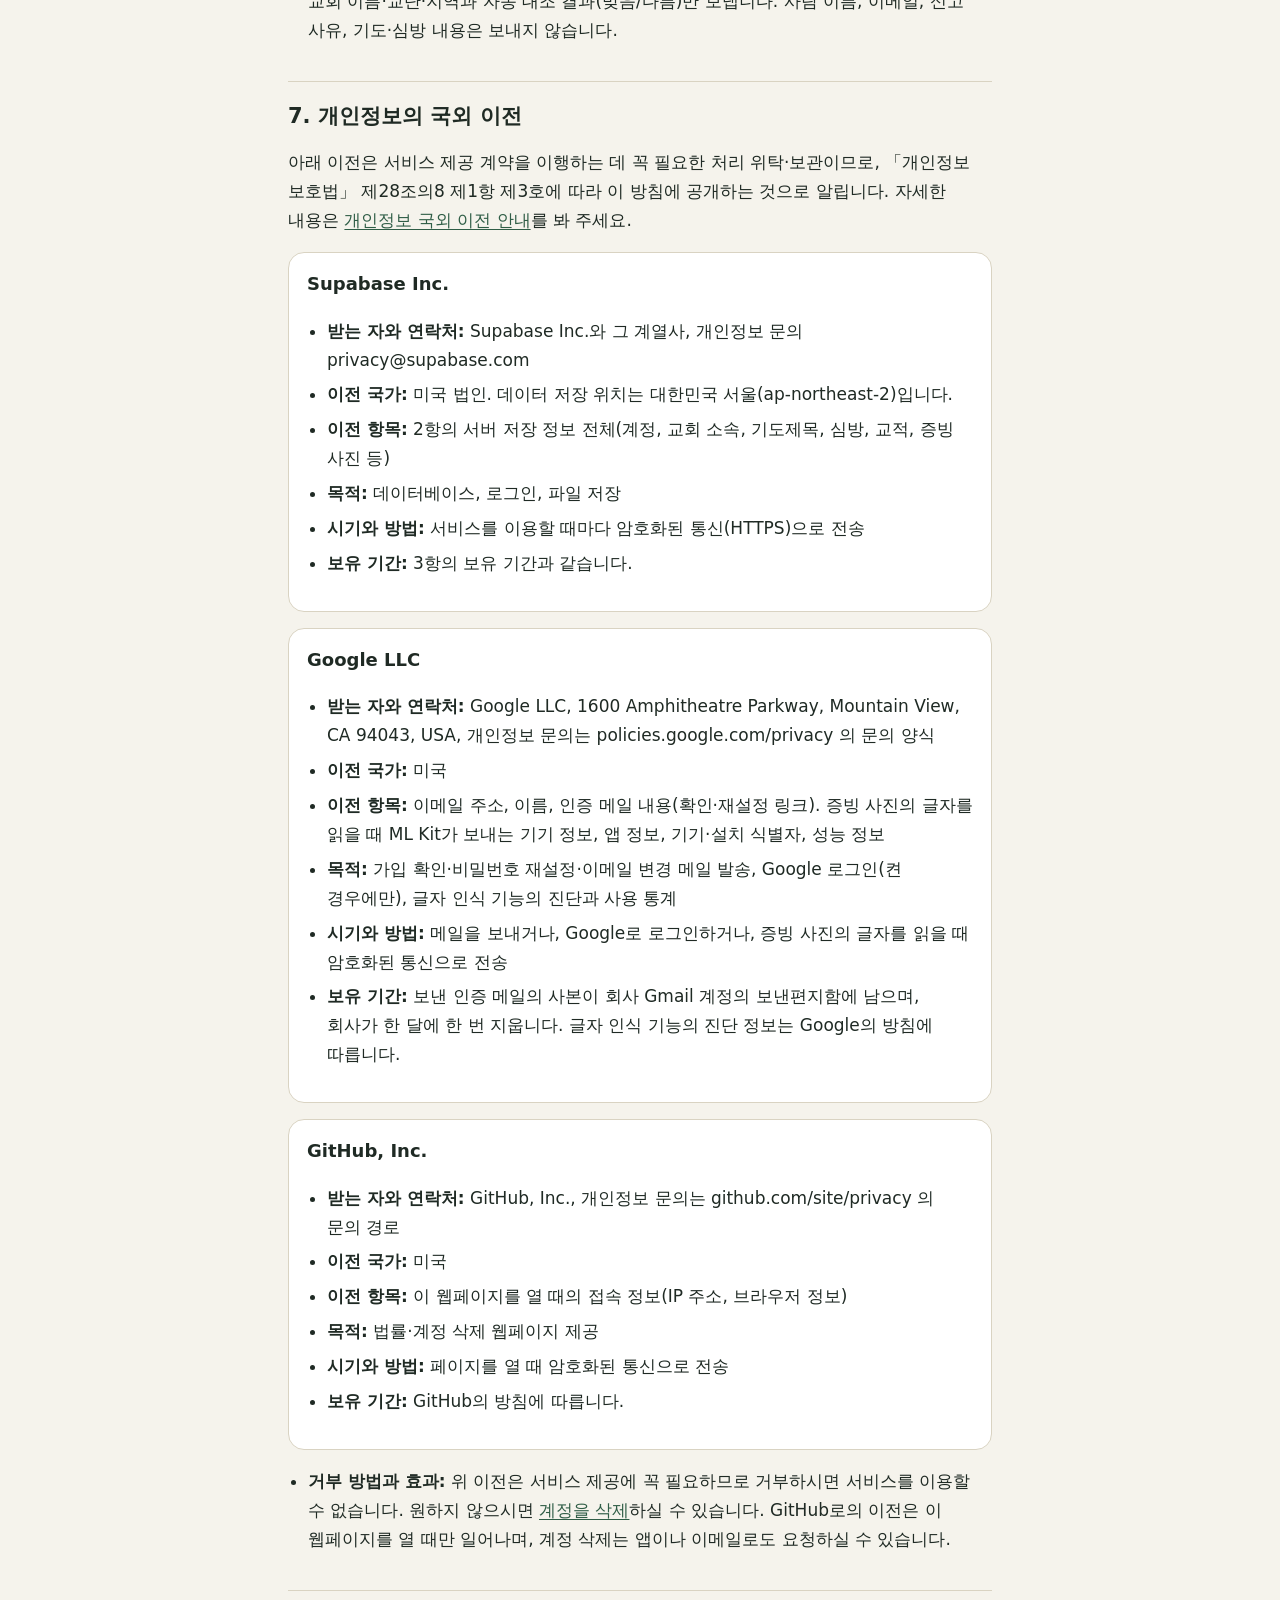
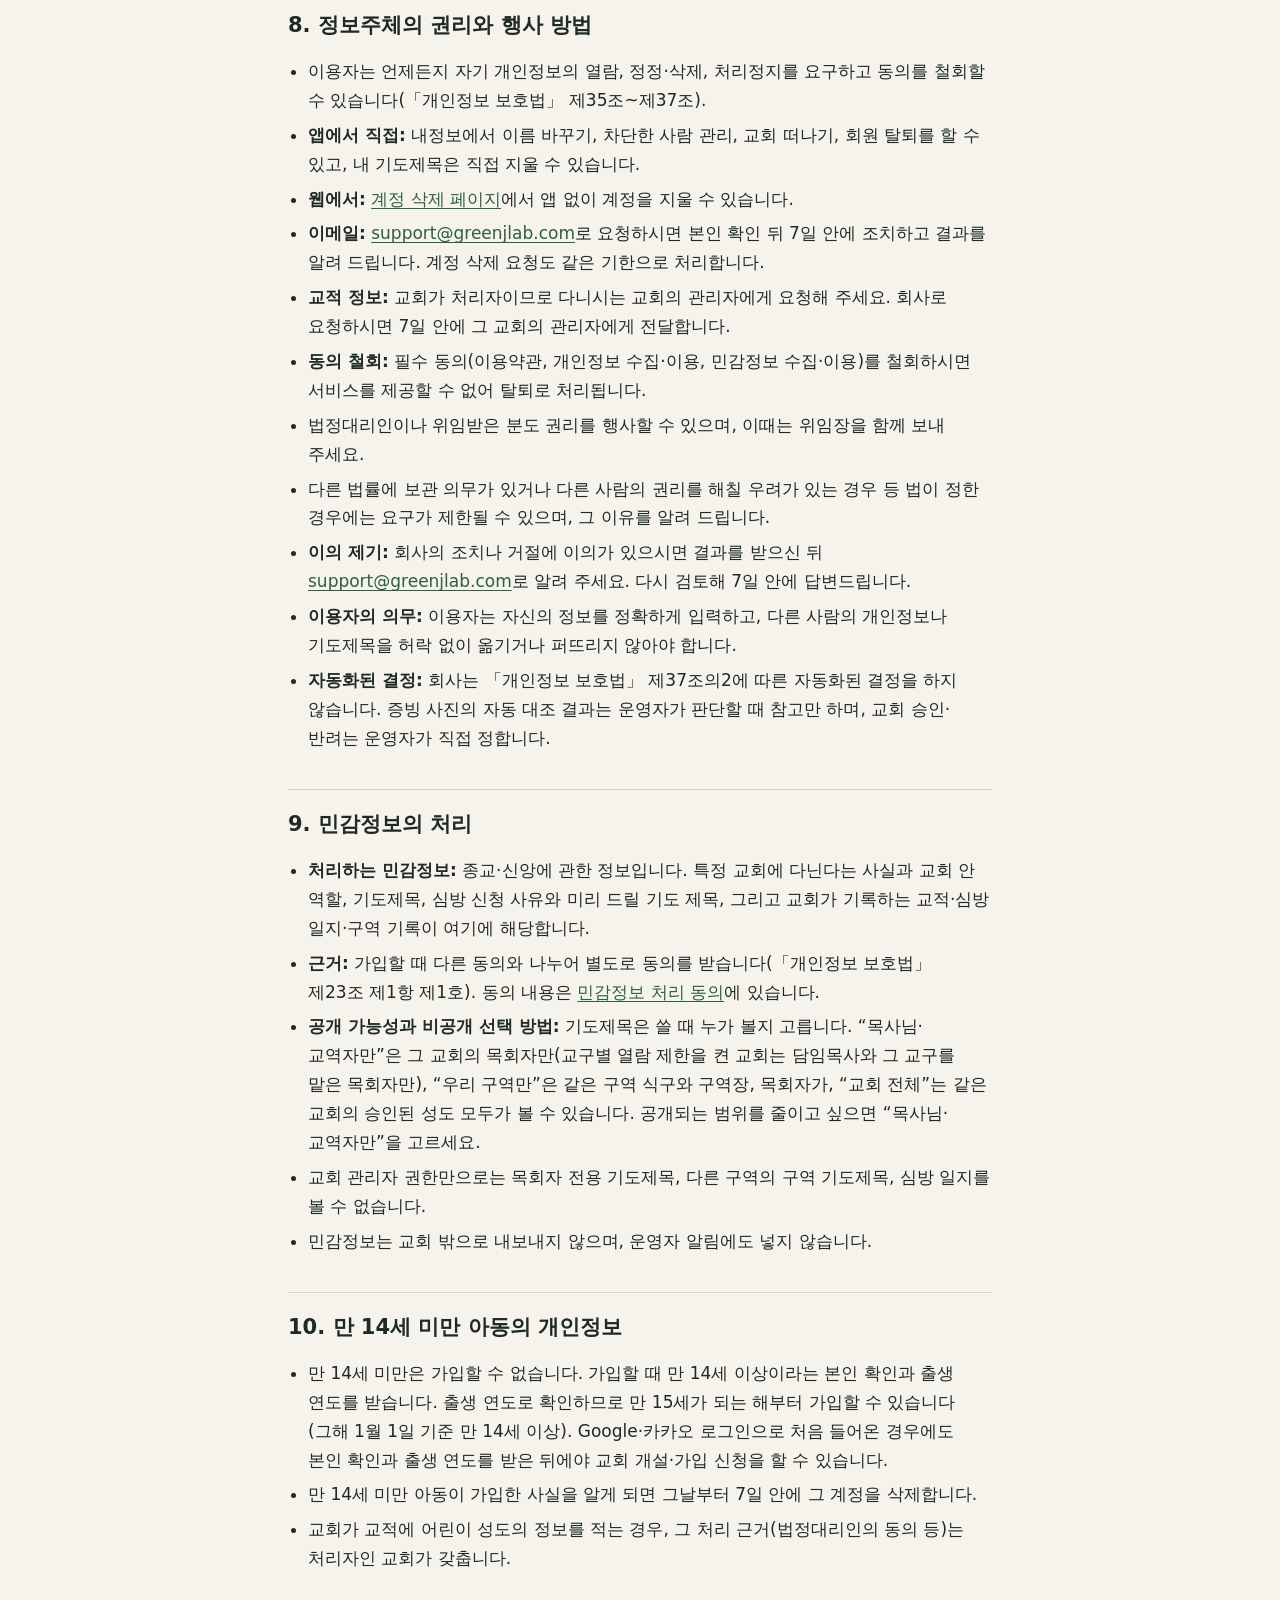
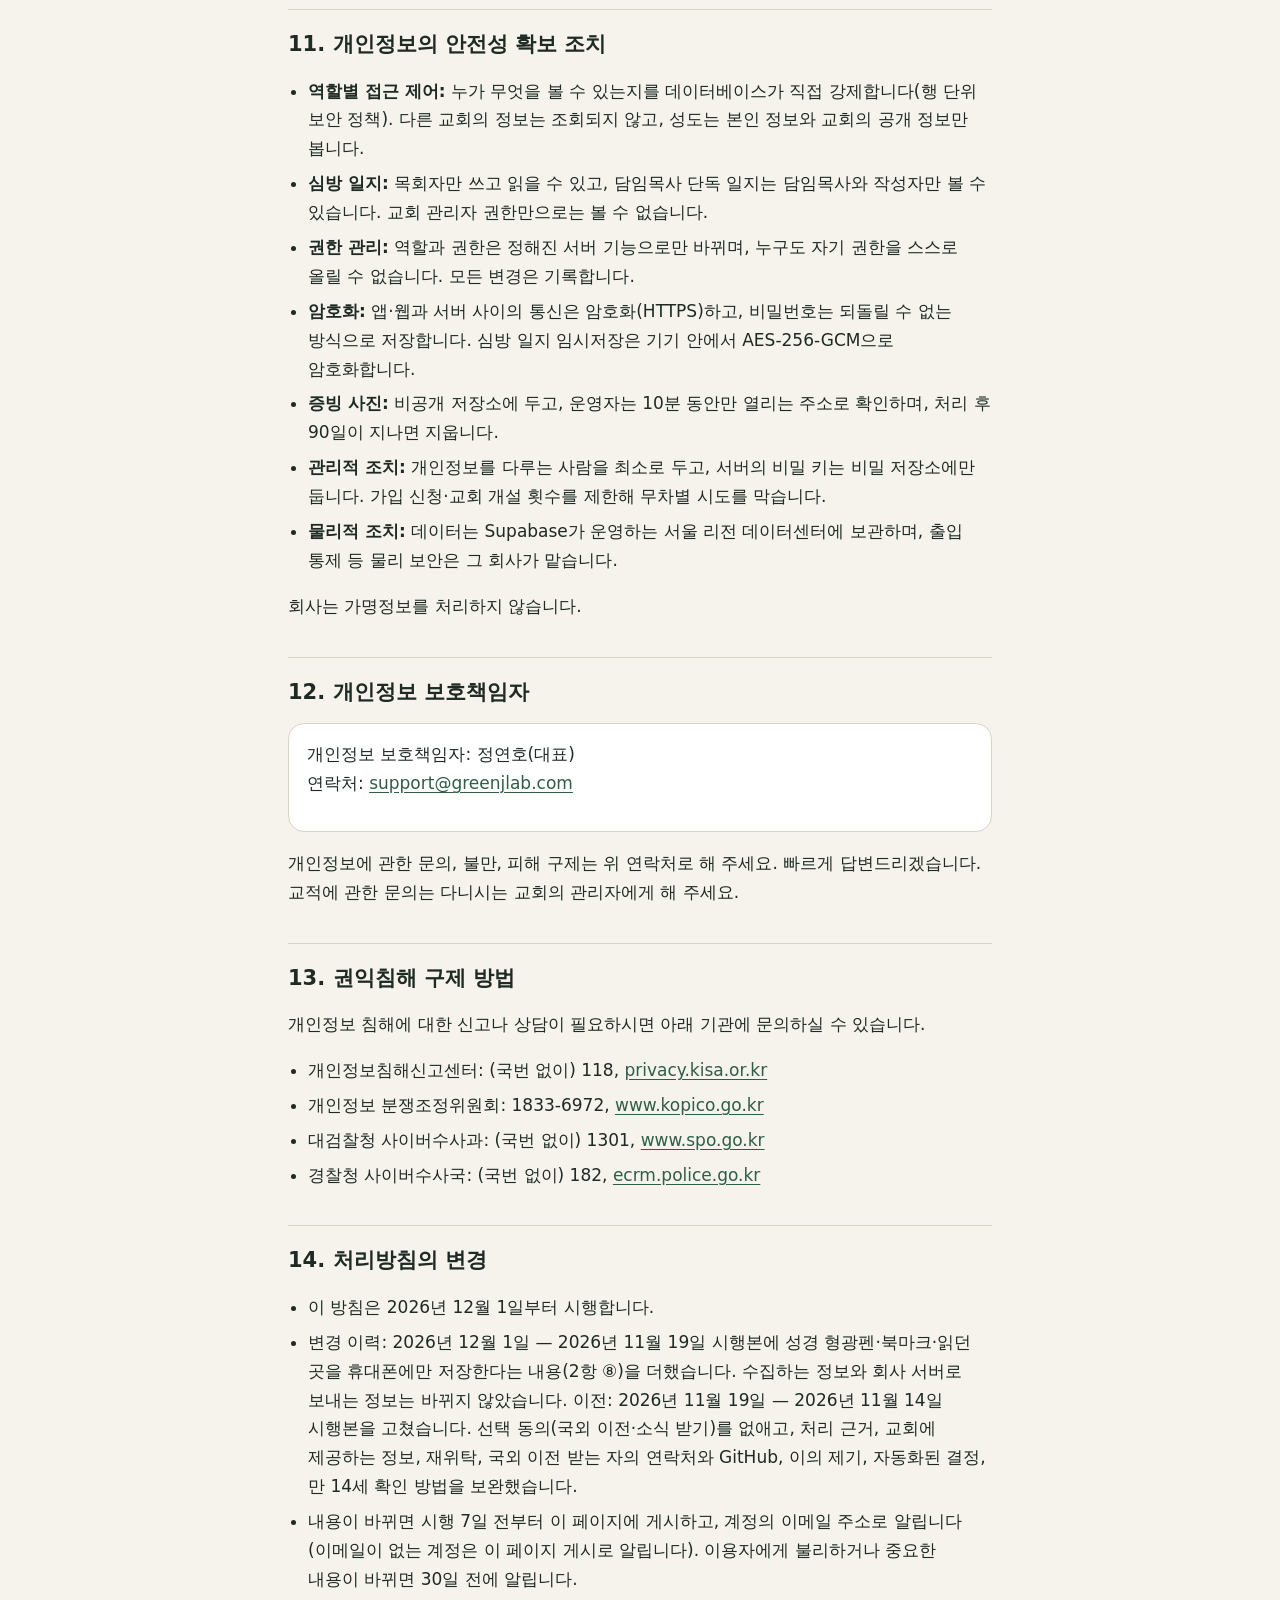
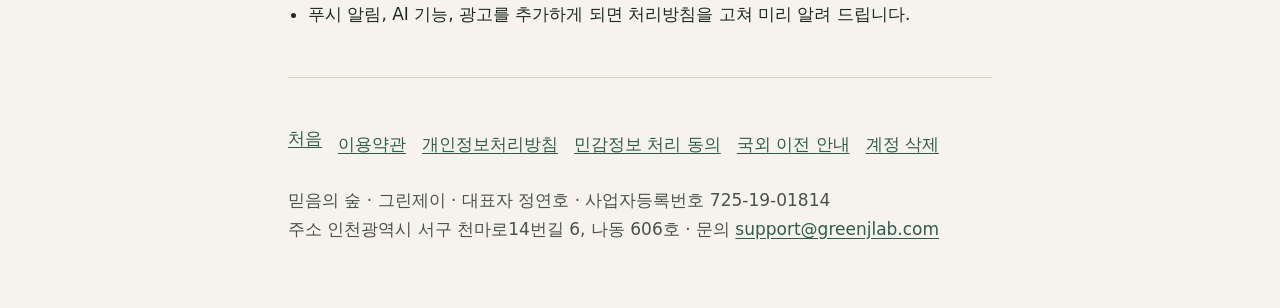
<file: privacy.html>
<!doctype html>
<html lang="ko">
<head>
  <meta charset="utf-8">
  <meta name="viewport" content="width=device-width, initial-scale=1">
  <title>믿음의 숲 개인정보처리방침</title>
  <meta name="description" content="믿음의 숲 앱이 처리하는 개인정보의 항목, 목적, 보유 기간, 교회와 운영자의 역할, 국외 이전, 정보주체의 권리를 안내합니다.">
  <link rel="stylesheet" href="style.css">
</head>
<body>
<div class="page">
  <header class="site-header">
    <a class="brand" href="index.html">믿음의 숲</a>
    <p class="company">운영: 그린제이</p>
  </header>

  <main>
    <h1>개인정보처리방침</h1>
    <p class="meta">시행일: 2026년 12월 1일</p>
    <p>그린제이(이하 “회사”)는 믿음의 숲 앱과 이 웹페이지(이하 “서비스”)를 운영하면서 「개인정보 보호법」에 따라 이용자의 개인정보를 보호하고, 관련 고충을 빠르게 처리하기 위해 이 개인정보처리방침을 둡니다.</p>

    <div class="card">
      <h3>먼저 알아 두실 점</h3>
      <ul>
        <li>믿음의 숲은 여러 교회가 각자의 공간을 만들어 함께 쓰는 서비스입니다. 한 교회의 정보는 다른 교회에서 볼 수 없습니다.</li>
        <li>계정, 기도제목, 심방 신청처럼 이용자가 앱에 직접 입력하는 정보는 회사가 처리합니다.</li>
        <li>교적(성도 명부)과 심방 일지처럼 교회가 기록하는 정보는 <strong>각 교회가 개인정보처리자</strong>이고, 회사는 교회의 위탁을 받아 시스템을 운영하는 <strong>수탁자</strong>입니다(6항).</li>
        <li>기도제목처럼 종교·신앙에 관한 정보는 민감정보이므로, 가입할 때 다른 동의와 나누어 따로 동의를 받습니다(9항).</li>
        <li>교회에 가입을 신청하거나 심방을 신청하면, 그 신청 내용을 신청한 교회에 제공합니다(5항).</li>
        <li>탈퇴하면 계정과 내 기도제목은 바로 지우고, 교회 기록은 교회에 남습니다(3항).</li>
        <li>데이터는 미국 회사 Supabase의 서울 리전 서버에 저장합니다(7항).</li>
        <li>열람·정정·삭제와 탈퇴는 앱 내정보, <a href="delete-account.html">계정 삭제 페이지</a>, <a href="mailto:support@greenjlab.com">support@greenjlab.com</a>에서 할 수 있습니다(8항).</li>
      </ul>
    </div>

    <h2 id="purpose">1. 개인정보의 처리 목적</h2>
    <p>회사는 다음 목적으로만 개인정보를 처리합니다. 목적이 바뀌면 「개인정보 보호법」 제18조에 따라 따로 동의를 받는 등 필요한 조치를 합니다.</p>
    <ul>
      <li><strong>회원 가입과 관리:</strong> 본인 확인, 만 14세 이상인지 확인, 동의 기록 보관, 로그인과 비밀번호 재설정, 탈퇴 처리</li>
      <li><strong>교회 소속 관리:</strong> 교회 개설과 검증, 가입 신청과 승인, 교회 안 역할(성도·구역장·목회자)과 관리자 지정</li>
      <li><strong>교회 공동체 서비스:</strong> 주보·공지, 기도제목 나눔과 “함께 기도”, 심방 신청과 일정 안내, 구역 출석과 보고서, 교회의 교적 관리 지원</li>
      <li><strong>안전한 이용 환경:</strong> 신고 처리와 이용 제한, 사용자 차단, 사칭·부정 이용 방지(가입 신청·교회 개설 횟수 제한 등)</li>
      <li><strong>문의 응대와 서비스 공지</strong></li>
    </ul>
    <p>가입 화면의 “개인정보 수집·이용 동의”(필수)는 이 방침 1~3항에 적은 목적·항목·보유 기간에 대한 동의입니다(동의 없이 처리하는 기록은 2항 ⑨에 따로 적었습니다). 동의하지 않으실 수 있지만, 필수 항목에 동의하지 않으시면 가입할 수 없습니다.</p>

    <h2 id="items">2. 개인정보 처리 항목</h2>

    <h3>① 계정</h3>
    <ul>
      <li>이메일 주소, 비밀번호(되돌릴 수 없는 방식으로 암호화해 저장), 이름, 출생 연도</li>
      <li>동의 기록: 이용약관·개인정보 수집·이용·민감정보 수집·이용(필수) 동의 여부, 동의한 문서 버전, 서버가 기록한 동의 시각</li>
      <li>화면 설정: 테마, 큰글씨 보기</li>
      <li>Google·카카오 로그인을 쓰는 경우: 그 회사가 알려 주는 회원 식별값, 이메일 주소(카카오는 이용자가 동의한 경우), 이름 또는 닉네임, 프로필 사진 주소. 이 경우 출생 연도와 동의는 첫 로그인 뒤 보완 화면에서 받습니다.</li>
    </ul>

    <h3>② 교회 소속과 역할</h3>
    <ul>
      <li>소속 교회, 가입 신청·승인 상태, 교회 안 역할(성도·구역장·목회자), 교회 관리자·담임목사 여부, 담당 구역</li>
    </ul>

    <h3>③ 기도제목 (민감정보)</h3>
    <ul>
      <li>기도 내용, 공개 범위(목사님·교역자만 / 우리 구역만 / 교회 전체), 응답 여부, “함께 기도”한 기록, 목회자가 남긴 한마디</li>
    </ul>

    <h3>④ 심방 신청</h3>
    <ul>
      <li>희망 날짜와 시간대, 심방 종류, 구역장 동행 희망 여부, 신청 사유, 미리 드릴 기도 제목, 진행 상태(신청됨·일정 확정·다녀감·취소됨), 담당 목회자</li>
    </ul>

    <h3>⑤ 교적 정보 (교회가 입력)</h3>
    <ul>
      <li>이름, 연락처, 생년월일, 성별, 직분, 주소, 차량 번호, 가정과 가족 관계, 구역·교구, 교회 직원의 메모</li>
      <li>이 정보는 <strong>교회가 직접 입력하고 관리하는 교회 소유 기록</strong>입니다. 이용자 본인은 앱에서 일부(이름, 우리 가족 등)만 볼 수 있고, 교회 직원의 메모는 볼 수 없습니다.</li>
      <li>같은 성격의 교회 기록: 심방 일지(목회자만 쓰고 보는 상담 기록과 영적 상태 메모), 구역 예배 출석과 구역 보고서, 주보·공지와 교회가 올린 주보 PDF 원본(봉헌자 명단·소식처럼 이름이 들어갈 수 있음)</li>
    </ul>

    <h3>⑥ 교회 개설·검증 자료와 증빙 사진 (교회를 여는 분)</h3>
    <ul>
      <li>교회 이름, 교단, 지역과 주소, 담임목사 성함, 개설하는 분의 구분(담임목사 본인 / 위임받은 부교역자 / 행정 담당)</li>
      <li>증빙 사진(주보 첫 면 또는 목사님 명함, 비영리단체 고유번호증, 교단 소속증명서·목회자 신분증 가운데 하나). 심사에 내는 사진은 1장이지만, 다시 올린 사진을 포함해 심사 회차마다 최대 5장까지 저장소에 보관됩니다. 그 밖에 증빙 종류, 자동 대조 결과(사진 속 글자가 입력한 교회 이름·담임목사 성함과 맞는지 여부), 운영자의 처리 메모와 처리 시각</li>
      <li>증빙 사진에 주민등록번호처럼 필요 없는 정보가 있으면 가리고 올려 주세요. 회사는 교회 이름과 담임목사 성함만 확인합니다.</li>
    </ul>

    <h3>⑦ 신고·차단과 서비스 기록</h3>
    <ul>
      <li>신고 사유와 처리 결과, 차단한 사용자 목록, 역할·권한 변경 기록, 가입 신청·교회 개설 시도 횟수</li>
      <li>인증 보안 기록(자동으로 생김): 인증 서비스가 로그인·가입 등을 할 때 남기는 일시, IP 주소, 이메일. 계정 보안 확인에만 씁니다.</li>
    </ul>

    <h3>⑧ 이용자의 기기에만 저장되는 정보</h3>
    <p>다음 정보는 이용자의 휴대폰 안에만 저장되며, 이 항목 자체를 회사 서버로 보내지 않습니다.</p>
    <ul>
      <li><strong>오프라인 보관:</strong> 인터넷이 끊겨도 볼 수 있도록 주보·공지·기도제목 목록과 내 프로필을 기기에 보관합니다. 로그아웃, 다른 사람으로 로그인, 교회 떠나기, 앱에서 탈퇴할 때 지웁니다.</li>
      <li><strong>심방 일지 임시저장(목회자만):</strong> 쓰던 심방 일지를 기기 안에서 AES-256-GCM 방식으로 암호화해 두고, 열쇠는 기기의 보안 저장소에 사용자별로 둡니다. 로그아웃, 사용자 전환, 교회 떠나기, 앱에서 탈퇴할 때 열쇠부터 지웁니다.</li>
      <li><strong>증빙 사진 글자 인식(교회를 여는 분):</strong> 사진 속 글자는 기기 안에서만 읽습니다. 읽은 글자는 보내지 않고, 교회 이름과 담임목사 성함이 맞는지 여부만 보냅니다. 글자를 읽을 수 없는 기기에서는 대조 없이 제출됩니다. 다만 글자 인식에 쓰는 Google ML Kit는 기능 진단과 사용 통계를 위해 기기 정보(기기 모델·운영체제 버전), 앱 정보, 기기·설치 식별자, 처리 시간·오류 코드 같은 성능 정보를 Google에 보냅니다(6항·7항). 사진과 읽은 글자는 보내지 않습니다.</li>
      <li><strong>성경 형광펜·북마크·읽던 곳:</strong> 앱의 성경에서 칠한 형광펜, 북마크, 마지막으로 읽던 곳은 휴대폰 안에만 저장하고 회사 서버로 보내지 않습니다. 계정별로 나누어 두어 같은 휴대폰에서 다른 사람이 로그인하면 보이지 않고, 로그아웃이나 교회 떠나기로는 지우지 않으며, 앱에서 탈퇴할 때 지웁니다. 앱 밖(웹페이지·이메일)에서 탈퇴하면 앱을 지울 때까지 휴대폰에 남을 수 있습니다. 앱은 휴대폰의 클라우드 자동 백업을 쓰지 않으므로 이 정보가 백업으로 옮겨지지 않습니다. 성경 본문과 검색은 인터넷 없이 휴대폰 안에서만 동작합니다.</li>
      <li><strong>쿠키:</strong> 앱과 이 웹페이지는 광고·분석용 쿠키나 추적 도구를 쓰지 않습니다. 계정 삭제 페이지는 로그인 상태를 그 브라우저 탭의 저장소(sessionStorage)에만 둡니다. 보통 탭을 닫으면 사라집니다. 브라우저가 탭을 되살리면 남을 수 있으니, 공용 컴퓨터라면 마친 뒤 '다른 계정으로 로그인'을 누르고 탭을 닫아 주세요. 삭제를 마치거나 “다른 계정으로 로그인”을 누를 때도 지웁니다.</li>
    </ul>

    <h3>⑨ 처리 근거</h3>
    <ul>
      <li><strong>동의를 받아 처리하는 정보:</strong> 계정(①), 교회 소속과 역할(②), 교회 개설·검증 자료(⑥), 신고·차단 기록(⑦) 등 서비스 이용에 필요한 정보는 가입할 때 받는 “개인정보 수집·이용 동의”(필수)에 따라 처리합니다(「개인정보 보호법」 제15조 제1항 제1호).</li>
      <li><strong>민감정보 동의로 처리하는 정보:</strong> 종교·신앙에 관한 정보, 곧 교회 소속과 역할(②), 기도제목(③), 심방 신청(④), 교회 개설 자료 가운데 개설하는 분의 구분(⑥)은 다른 동의와 나누어 받는 “민감정보 수집·이용 동의”(필수)에 따라 처리합니다(제23조 제1항 제1호).</li>
      <li><strong>동의 없이 처리하는 기록:</strong> 인증 보안 기록과 가입 신청·교회 개설 시도 횟수 같은 부정 이용 방지 기록(⑦)은 이용 계약을 이행하고 계정을 보호하기 위해 동의 없이 처리합니다(제15조 제1항 제4호).</li>
      <li><strong>교적 정보와 교회 기록(⑤):</strong> 처리 근거는 처리자인 교회가 갖춥니다(6항).</li>
    </ul>

    <h2 id="retention">3. 처리 및 보유 기간</h2>
    <p>회사는 목적을 이루는 데 필요한 기간 동안만 개인정보를 보관하고, 목적을 이루면 바로 지웁니다.</p>
    <ul>
      <li><strong>계정, 프로필, 동의 기록:</strong> 탈퇴할 때까지. 탈퇴하면 즉시 삭제합니다. 단, 보안을 위한 인증 기록은 아래 기간 동안 남습니다.</li>
      <li><strong>내 기도제목, “함께 기도”한 기록, 내가 한 차단:</strong> 직접 지우거나, 교회를 떠나거나, 탈퇴하면 즉시 삭제합니다. 내 기도제목에 달린 목회자의 한마디도 함께 지워집니다.</li>
      <li><strong>심방 신청:</strong> 일정이 확정되기 전의 신청은 탈퇴하면 즉시 삭제합니다. 확정된 신청은 탈퇴할 때 취소로 바뀌고, 확정되었거나 다녀간 심방 기록은 교회 기록으로 남습니다(계정과의 연결은 끊깁니다).</li>
      <li><strong>교적 정보:</strong> 교회 소유 기록이므로 탈퇴하거나 교회를 떠나도 교회에 남고, <strong>계정과의 연결만 끊깁니다.</strong> 교회 관리자가 지우거나 교회가 삭제될 때까지 보관됩니다. 교적 삭제는 교회에 요청해 주세요.</li>
      <li><strong>심방 일지:</strong> 목회자가 쓴 교회 기록으로, 탈퇴해도 남습니다. 작성한 목회자가 지우거나 교회가 삭제될 때까지 보관됩니다.</li>
      <li><strong>구역 출석·구역 보고서, 목회자의 한마디:</strong> 교회 기록으로, 교회가 삭제될 때까지 보관됩니다. 작성자가 탈퇴하면 작성자 표시만 사라집니다.</li>
      <li><strong>신고 기록:</strong> 신고된 기도제목이 지워지면(작성자가 지우거나, 교회를 떠나거나, 탈퇴하면) 그 기도제목에 대한 신고도 함께 지워집니다. 교회 신고와 남아 있는 기도제목에 대한 신고는 교회가 삭제될 때까지 보관되며, 신고한 사람이 탈퇴하면 신고한 사람 표시가 지워집니다.</li>
      <li><strong>역할 변경 기록:</strong> 교회가 삭제될 때까지 보관됩니다. 탈퇴하면 그 기록과 계정의 연결이 끊깁니다.</li>
      <li><strong>증빙 사진:</strong> 운영자가 승인하거나 반려한 날부터 <strong>90일</strong>이 지나면 그때까지 올린 사진을 모두 자동으로 삭제합니다. 처리 기록(증빙 종류, 자동 대조 결과, 메모, 처리 시각)은 교회가 있는 동안 보관합니다.</li>
      <li><strong>교회와 그 교회의 모든 정보:</strong> 승인된 성도가 한 명도 남지 않은 날부터 <strong>30일</strong>이 지나면 교회와 그 교회의 교적·주보·기도제목·심방 기록 등 모든 정보를 자동으로 삭제합니다.</li>
      <li><strong>기기에 저장된 정보:</strong> 로그아웃, 사용자 전환, 교회 떠나기, 앱에서 탈퇴할 때 지우고, 앱을 지우면 함께 지워집니다. 웹이나 이메일로 탈퇴한 경우에는 앱을 지우면 기기의 보관본도 지워집니다.</li>
      <li><strong>인증 보안 기록:</strong> 인증 서비스가 남기는 로그인·가입 등의 기록(일시, IP 주소, 이메일)은 계정 보안 확인에만 쓰며, 30일이 지나면 하루 안에 지웁니다(정리 작업이 매일 새벽 3시 30분에 돕니다). 탈퇴해도 이 기간 동안은 남습니다. 인증 서비스 자체의 운영 로그(Supabase 대시보드의 로그 저장소)는 그 서비스가 요금제별로 정한 기간 동안 남습니다.</li>
    </ul>

    <h2 id="destruction">4. 개인정보의 파기</h2>
    <ul>
      <li><strong>절차:</strong> 보유 기간이 끝나거나 목적을 이룬 개인정보는 지체 없이 파기합니다.</li>
      <li><strong>방법:</strong> 전자 파일은 복구할 수 없는 기술적 방법으로 삭제합니다(데이터베이스 기록 삭제, 저장소 파일 삭제). 종이로 출력한 경우에는 분쇄하거나 소각합니다.</li>
      <li><strong>자동 파기:</strong> 증빙 사진(처리 후 90일)과 빈 교회(30일)는 매일 새벽 정리 작업이 자동으로 지웁니다.</li>
      <li>서버 장애에 대비해 서비스 제공자가 보관하는 백업 사본은 그 보관 주기가 끝나면 함께 사라집니다.</li>
      <li><strong>운영자 백업:</strong> 장애에 대비해 회사는 데이터베이스를 매주 암호화해 별도로 보관하며, 4주가 지난 사본은 지웁니다. 탈퇴하거나 삭제한 정보도 이 기간 동안 백업 사본에 남을 수 있고, 백업은 복구 목적으로만 씁니다.</li>
    </ul>

    <h2 id="third-party">5. 개인정보의 제3자 제공</h2>
    <p>회사는 아래 두 경우 말고는 이용자의 개인정보를 제3자에게 제공하지 않습니다. 다만 법률에 특별한 규정이 있는 경우 등 「개인정보 보호법」 제17조·제18조가 허용하는 경우에는 예외로 합니다.</p>
    <p>이용자가 교회에 가입을 신청하거나 심방을 신청하면, 그 신청을 처리하기 위해 아래 정보를 신청한 교회에 제공합니다(「개인정보 보호법」 제17조 제1항 제1호). 신청 화면에서 이 내용을 안내하며, 신청 버튼을 누르시면 제공에 동의한 것으로 봅니다. 다른 교회에는 제공하지 않습니다.</p>
    <div class="card">
      <h3>교회 가입 신청</h3>
      <ul>
        <li><strong>받는 자:</strong> 이용자가 가입을 신청한 교회(그 교회의 관리자)</li>
        <li><strong>목적:</strong> 가입 신청 확인과 교적 연결</li>
        <li><strong>항목:</strong> 이름, 신청 일시</li>
        <li><strong>보유·이용 기간:</strong> 승인 또는 반려를 결정할 때까지. 승인되면 교회 소속 정보로 이어집니다(3항).</li>
        <li><strong>거부할 권리와 불이익:</strong> 거부하실 수 있지만, 그러면 그 교회에 가입할 수 없습니다.</li>
        <li><strong>동의 방법:</strong> 신청 화면에 “가입을 신청하면 이름과 신청 일시가 그 교회의 관리자에게 전달돼요.”라고 안내하며, <strong>가입 신청</strong>을 누르면 동의한 것으로 봅니다.</li>
      </ul>
    </div>
    <div class="card">
      <h3>심방 신청</h3>
      <ul>
        <li><strong>받는 자:</strong> 소속 교회의 목회자와 신청한 분의 구역을 맡은 구역장</li>
        <li><strong>목적:</strong> 심방 일정 조율</li>
        <li><strong>항목:</strong> 희망 날짜와 시간대, 심방 종류, 구역장 동행 희망 여부, 신청 사유, 미리 드릴 기도 제목</li>
        <li><strong>보유·이용 기간:</strong> 3항의 심방 신청 보유 기간과 같습니다.</li>
        <li><strong>거부할 권리와 불이익:</strong> 거부하실 수 있으며, 심방을 신청하지 않으면 제공되지 않습니다. 이 경우 앱으로 심방을 신청할 수 없습니다.</li>
        <li><strong>동의 방법:</strong> 신청 화면에 “구역장과 교역자가 볼 수 있어요.”라고 안내하며, <strong>신청하기</strong>를 누르면 동의한 것으로 봅니다.</li>
      </ul>
    </div>
    <p>같은 교회 안에서 이용자가 고른 공개 범위에 따라 다른 성도·구역장·목회자에게 기도제목이 보이는 것은 이용자가 직접 정한 나눔입니다. 다른 교회나 교회 밖 사람에게는 보이지 않습니다.</p>

    <h2 id="roles">6. 교회와 운영자의 역할, 처리 위탁</h2>
    <h3>교회는 개인정보처리자, 회사는 수탁자</h3>
    <ul>
      <li>각 교회는 자기 교회의 교적(성도 명부·가정), 심방 일지, 구역 출석·보고서의 개인정보처리자입니다. 교회는 이 정보를 처리할 근거(성도의 동의 등)를 스스로 갖추고 관리합니다.</li>
      <li>회사는 교회의 위탁을 받아 이 정보를 저장·처리하는 시스템을 운영하는 수탁자이며, 교회가 정한 목적과 이 방침의 범위 안에서만 처리합니다. 회사는 교회 내부 정보를 열람하지 않으며, 운영자 화면에서도 교회의 교적·기도제목·심방 일지를 볼 수 없게 만들었습니다.</li>
      <li>교적의 열람·정정·삭제는 다니시는 교회의 관리자에게 요청해 주세요. 회사로 요청하시면 해당 교회에 전달하고 처리를 돕습니다.</li>
    </ul>

    <h3>회사가 맡기는 업무</h3>
    <p>회사는 서비스 제공을 위해 다음 업무를 맡깁니다. 교회에서 위탁받은 정보(교적·심방 일지·구역 기록)는 Supabase에만 다시 맡깁니다(재위탁). 맡기는 회사가 개인정보를 안전하게 처리하는지 관리·감독합니다.</p>
    <ul>
      <li><strong>Supabase Inc.와 그 계열사(미국):</strong> 데이터베이스, 로그인(인증), 파일 저장. 데이터는 서울 리전(ap-northeast-2)에 저장합니다. Supabase는 서버 운영을 Amazon Web Services(서울 리전)에 다시 맡깁니다.</li>
      <li><strong>Google LLC(미국):</strong> 인증 메일 발송(Gmail), Google 로그인(켠 경우에만), 증빙 사진 글자 인식 기능(ML Kit)의 진단 정보 처리</li>
      <li><strong>주식회사 카카오(대한민국):</strong> 카카오 로그인(켠 경우에만)</li>
      <li><strong>GitHub, Inc.(미국):</strong> 이 웹페이지(약관·정책과 계정 삭제 페이지) 제공(GitHub Pages)</li>
    </ul>

    <h3>개인정보를 보내지 않는 서비스(운영자 알림)</h3>
    <ul>
      <li><strong>텔레그램(운영자 알림):</strong> 증빙 제출, 담임목사 인정 신청, 교회 신고가 있을 때 운영자에게 교회 이름·교단·지역과 자동 대조 결과(맞음/다름)만 보냅니다. 사람 이름, 이메일, 신고 사유, 기도·심방 내용은 보내지 않습니다.</li>
    </ul>

    <h2 id="overseas">7. 개인정보의 국외 이전</h2>
    <p>아래 이전은 서비스 제공 계약을 이행하는 데 꼭 필요한 처리 위탁·보관이므로, 「개인정보 보호법」 제28조의8 제1항 제3호에 따라 이 방침에 공개하는 것으로 알립니다. 자세한 내용은 <a href="overseas.html">개인정보 국외 이전 안내</a>를 봐 주세요.</p>
    <div class="card">
      <h3>Supabase Inc.</h3>
      <ul>
        <li><strong>받는 자와 연락처:</strong> Supabase Inc.와 그 계열사, 개인정보 문의 privacy@supabase.com</li>
        <li><strong>이전 국가:</strong> 미국 법인. 데이터 저장 위치는 대한민국 서울(ap-northeast-2)입니다.</li>
        <li><strong>이전 항목:</strong> 2항의 서버 저장 정보 전체(계정, 교회 소속, 기도제목, 심방, 교적, 증빙 사진 등)</li>
        <li><strong>목적:</strong> 데이터베이스, 로그인, 파일 저장</li>
        <li><strong>시기와 방법:</strong> 서비스를 이용할 때마다 암호화된 통신(HTTPS)으로 전송</li>
        <li><strong>보유 기간:</strong> 3항의 보유 기간과 같습니다.</li>
      </ul>
    </div>
    <div class="card">
      <h3>Google LLC</h3>
      <ul>
        <li><strong>받는 자와 연락처:</strong> Google LLC, 1600 Amphitheatre Parkway, Mountain View, CA 94043, USA, 개인정보 문의는 policies.google.com/privacy 의 문의 양식</li>
        <li><strong>이전 국가:</strong> 미국</li>
        <li><strong>이전 항목:</strong> 이메일 주소, 이름, 인증 메일 내용(확인·재설정 링크). 증빙 사진의 글자를 읽을 때 ML Kit가 보내는 기기 정보, 앱 정보, 기기·설치 식별자, 성능 정보</li>
        <li><strong>목적:</strong> 가입 확인·비밀번호 재설정·이메일 변경 메일 발송, Google 로그인(켠 경우에만), 글자 인식 기능의 진단과 사용 통계</li>
        <li><strong>시기와 방법:</strong> 메일을 보내거나, Google로 로그인하거나, 증빙 사진의 글자를 읽을 때 암호화된 통신으로 전송</li>
        <li><strong>보유 기간:</strong> 보낸 인증 메일의 사본이 회사 Gmail 계정의 보낸편지함에 남으며, 회사가 한 달에 한 번 지웁니다. 글자 인식 기능의 진단 정보는 Google의 방침에 따릅니다.</li>
      </ul>
    </div>
    <div class="card">
      <h3>GitHub, Inc.</h3>
      <ul>
        <li><strong>받는 자와 연락처:</strong> GitHub, Inc., 개인정보 문의는 github.com/site/privacy 의 문의 경로</li>
        <li><strong>이전 국가:</strong> 미국</li>
        <li><strong>이전 항목:</strong> 이 웹페이지를 열 때의 접속 정보(IP 주소, 브라우저 정보)</li>
        <li><strong>목적:</strong> 법률·계정 삭제 웹페이지 제공</li>
        <li><strong>시기와 방법:</strong> 페이지를 열 때 암호화된 통신으로 전송</li>
        <li><strong>보유 기간:</strong> GitHub의 방침에 따릅니다.</li>
      </ul>
    </div>
    <ul>
      <li><strong>거부 방법과 효과:</strong> 위 이전은 서비스 제공에 꼭 필요하므로 거부하시면 서비스를 이용할 수 없습니다. 원하지 않으시면 <a href="delete-account.html">계정을 삭제</a>하실 수 있습니다. GitHub로의 이전은 이 웹페이지를 열 때만 일어나며, 계정 삭제는 앱이나 이메일로도 요청하실 수 있습니다.</li>
    </ul>

    <h2 id="rights">8. 정보주체의 권리와 행사 방법</h2>
    <ul>
      <li>이용자는 언제든지 자기 개인정보의 열람, 정정·삭제, 처리정지를 요구하고 동의를 철회할 수 있습니다(「개인정보 보호법」 제35조~제37조).</li>
      <li><strong>앱에서 직접:</strong> 내정보에서 이름 바꾸기, 차단한 사람 관리, 교회 떠나기, 회원 탈퇴를 할 수 있고, 내 기도제목은 직접 지울 수 있습니다.</li>
      <li><strong>웹에서:</strong> <a href="delete-account.html">계정 삭제 페이지</a>에서 앱 없이 계정을 지울 수 있습니다.</li>
      <li><strong>이메일:</strong> <a href="mailto:support@greenjlab.com">support@greenjlab.com</a>로 요청하시면 본인 확인 뒤 7일 안에 조치하고 결과를 알려 드립니다. 계정 삭제 요청도 같은 기한으로 처리합니다.</li>
      <li><strong>교적 정보:</strong> 교회가 처리자이므로 다니시는 교회의 관리자에게 요청해 주세요. 회사로 요청하시면 7일 안에 그 교회의 관리자에게 전달합니다.</li>
      <li><strong>동의 철회:</strong> 필수 동의(이용약관, 개인정보 수집·이용, 민감정보 수집·이용)를 철회하시면 서비스를 제공할 수 없어 탈퇴로 처리됩니다.</li>
      <li>법정대리인이나 위임받은 분도 권리를 행사할 수 있으며, 이때는 위임장을 함께 보내 주세요.</li>
      <li>다른 법률에 보관 의무가 있거나 다른 사람의 권리를 해칠 우려가 있는 경우 등 법이 정한 경우에는 요구가 제한될 수 있으며, 그 이유를 알려 드립니다.</li>
      <li><strong>이의 제기:</strong> 회사의 조치나 거절에 이의가 있으시면 결과를 받으신 뒤 <a href="mailto:support@greenjlab.com">support@greenjlab.com</a>로 알려 주세요. 다시 검토해 7일 안에 답변드립니다.</li>
      <li><strong>이용자의 의무:</strong> 이용자는 자신의 정보를 정확하게 입력하고, 다른 사람의 개인정보나 기도제목을 허락 없이 옮기거나 퍼뜨리지 않아야 합니다.</li>
      <li><strong>자동화된 결정:</strong> 회사는 「개인정보 보호법」 제37조의2에 따른 자동화된 결정을 하지 않습니다. 증빙 사진의 자동 대조 결과는 운영자가 판단할 때 참고만 하며, 교회 승인·반려는 운영자가 직접 정합니다.</li>
    </ul>

    <h2 id="sensitive">9. 민감정보의 처리</h2>
    <ul>
      <li><strong>처리하는 민감정보:</strong> 종교·신앙에 관한 정보입니다. 특정 교회에 다닌다는 사실과 교회 안 역할, 기도제목, 심방 신청 사유와 미리 드릴 기도 제목, 그리고 교회가 기록하는 교적·심방 일지·구역 기록이 여기에 해당합니다.</li>
      <li><strong>근거:</strong> 가입할 때 다른 동의와 나누어 별도로 동의를 받습니다(「개인정보 보호법」 제23조 제1항 제1호). 동의 내용은 <a href="sensitive.html">민감정보 처리 동의</a>에 있습니다.</li>
      <li><strong>공개 가능성과 비공개 선택 방법:</strong> 기도제목은 쓸 때 누가 볼지 고릅니다. “목사님·교역자만”은 그 교회의 목회자만(교구별 열람 제한을 켠 교회는 담임목사와 그 교구를 맡은 목회자만), “우리 구역만”은 같은 구역 식구와 구역장, 목회자가, “교회 전체”는 같은 교회의 승인된 성도 모두가 볼 수 있습니다. 공개되는 범위를 줄이고 싶으면 “목사님·교역자만”을 고르세요.</li>
      <li>교회 관리자 권한만으로는 목회자 전용 기도제목, 다른 구역의 구역 기도제목, 심방 일지를 볼 수 없습니다.</li>
      <li>민감정보는 교회 밖으로 내보내지 않으며, 운영자 알림에도 넣지 않습니다.</li>
    </ul>

    <h2 id="children">10. 만 14세 미만 아동의 개인정보</h2>
    <ul>
      <li>만 14세 미만은 가입할 수 없습니다. 가입할 때 만 14세 이상이라는 본인 확인과 출생 연도를 받습니다. 출생 연도로 확인하므로 만 15세가 되는 해부터 가입할 수 있습니다(그해 1월 1일 기준 만 14세 이상). Google·카카오 로그인으로 처음 들어온 경우에도 본인 확인과 출생 연도를 받은 뒤에야 교회 개설·가입 신청을 할 수 있습니다.</li>
      <li>만 14세 미만 아동이 가입한 사실을 알게 되면 그날부터 7일 안에 그 계정을 삭제합니다.</li>
      <li>교회가 교적에 어린이 성도의 정보를 적는 경우, 그 처리 근거(법정대리인의 동의 등)는 처리자인 교회가 갖춥니다.</li>
    </ul>

    <h2 id="security">11. 개인정보의 안전성 확보 조치</h2>
    <ul>
      <li><strong>역할별 접근 제어:</strong> 누가 무엇을 볼 수 있는지를 데이터베이스가 직접 강제합니다(행 단위 보안 정책). 다른 교회의 정보는 조회되지 않고, 성도는 본인 정보와 교회의 공개 정보만 봅니다.</li>
      <li><strong>심방 일지:</strong> 목회자만 쓰고 읽을 수 있고, 담임목사 단독 일지는 담임목사와 작성자만 볼 수 있습니다. 교회 관리자 권한만으로는 볼 수 없습니다.</li>
      <li><strong>권한 관리:</strong> 역할과 권한은 정해진 서버 기능으로만 바뀌며, 누구도 자기 권한을 스스로 올릴 수 없습니다. 모든 변경은 기록합니다.</li>
      <li><strong>암호화:</strong> 앱·웹과 서버 사이의 통신은 암호화(HTTPS)하고, 비밀번호는 되돌릴 수 없는 방식으로 저장합니다. 심방 일지 임시저장은 기기 안에서 AES-256-GCM으로 암호화합니다.</li>
      <li><strong>증빙 사진:</strong> 비공개 저장소에 두고, 운영자는 10분 동안만 열리는 주소로 확인하며, 처리 후 90일이 지나면 지웁니다.</li>
      <li><strong>관리적 조치:</strong> 개인정보를 다루는 사람을 최소로 두고, 서버의 비밀 키는 비밀 저장소에만 둡니다. 가입 신청·교회 개설 횟수를 제한해 무차별 시도를 막습니다.</li>
      <li><strong>물리적 조치:</strong> 데이터는 Supabase가 운영하는 서울 리전 데이터센터에 보관하며, 출입 통제 등 물리 보안은 그 회사가 맡습니다.</li>
    </ul>
    <p>회사는 가명정보를 처리하지 않습니다.</p>

    <h2 id="officer">12. 개인정보 보호책임자</h2>
    <div class="card">
      <p>개인정보 보호책임자: 정연호(대표)<br>
      연락처: <a href="mailto:support@greenjlab.com">support@greenjlab.com</a></p>
    </div>
    <p>개인정보에 관한 문의, 불만, 피해 구제는 위 연락처로 해 주세요. 빠르게 답변드리겠습니다. 교적에 관한 문의는 다니시는 교회의 관리자에게 해 주세요.</p>

    <h2 id="remedies">13. 권익침해 구제 방법</h2>
    <p>개인정보 침해에 대한 신고나 상담이 필요하시면 아래 기관에 문의하실 수 있습니다.</p>
    <ul>
      <li>개인정보침해신고센터: (국번 없이) 118, <a href="https://privacy.kisa.or.kr">privacy.kisa.or.kr</a></li>
      <li>개인정보 분쟁조정위원회: 1833-6972, <a href="https://www.kopico.go.kr">www.kopico.go.kr</a></li>
      <li>대검찰청 사이버수사과: (국번 없이) 1301, <a href="https://www.spo.go.kr">www.spo.go.kr</a></li>
      <li>경찰청 사이버수사국: (국번 없이) 182, <a href="https://ecrm.police.go.kr">ecrm.police.go.kr</a></li>
    </ul>

    <h2 id="changes">14. 처리방침의 변경</h2>
    <ul>
      <li>이 방침은 2026년 12월 1일부터 시행합니다.</li>
      <li>변경 이력: 2026년 12월 1일 — 2026년 11월 19일 시행본에 성경 형광펜·북마크·읽던 곳을 휴대폰에만 저장한다는 내용(2항 ⑧)을 더했습니다. 수집하는 정보와 회사 서버로 보내는 정보는 바뀌지 않았습니다. 이전: 2026년 11월 19일 — 2026년 11월 14일 시행본을 고쳤습니다. 선택 동의(국외 이전·소식 받기)를 없애고, 처리 근거, 교회에 제공하는 정보, 재위탁, 국외 이전 받는 자의 연락처와 GitHub, 이의 제기, 자동화된 결정, 만 14세 확인 방법을 보완했습니다.</li>
      <li>내용이 바뀌면 시행 7일 전부터 이 페이지에 게시하고, 계정의 이메일 주소로 알립니다(이메일이 없는 계정은 이 페이지 게시로 알립니다). 이용자에게 불리하거나 중요한 내용이 바뀌면 30일 전에 알립니다.</li>
      <li>푸시 알림, AI 기능, 광고를 추가하게 되면 처리방침을 고쳐 미리 알려 드립니다.</li>
    </ul>
  </main>

  <footer class="site-footer">
    <nav aria-label="문서 목록">
      <ul>
        <li><a href="index.html">처음</a></li>
        <li><a href="terms.html">이용약관</a></li>
        <li><a href="privacy.html">개인정보처리방침</a></li>
        <li><a href="sensitive.html">민감정보 처리 동의</a></li>
        <li><a href="overseas.html">국외 이전 안내</a></li>
        <li><a href="delete-account.html">계정 삭제</a></li>
      </ul>
    </nav>
    <p>믿음의 숲 · 그린제이 · 대표자 정연호 · 사업자등록번호 725-19-01814<br>
    주소 인천광역시 서구 천마로14번길 6, 나동 606호 · 문의 <a href="mailto:support@greenjlab.com">support@greenjlab.com</a></p>
  </footer>
</div>
</body>
</html>
</file>
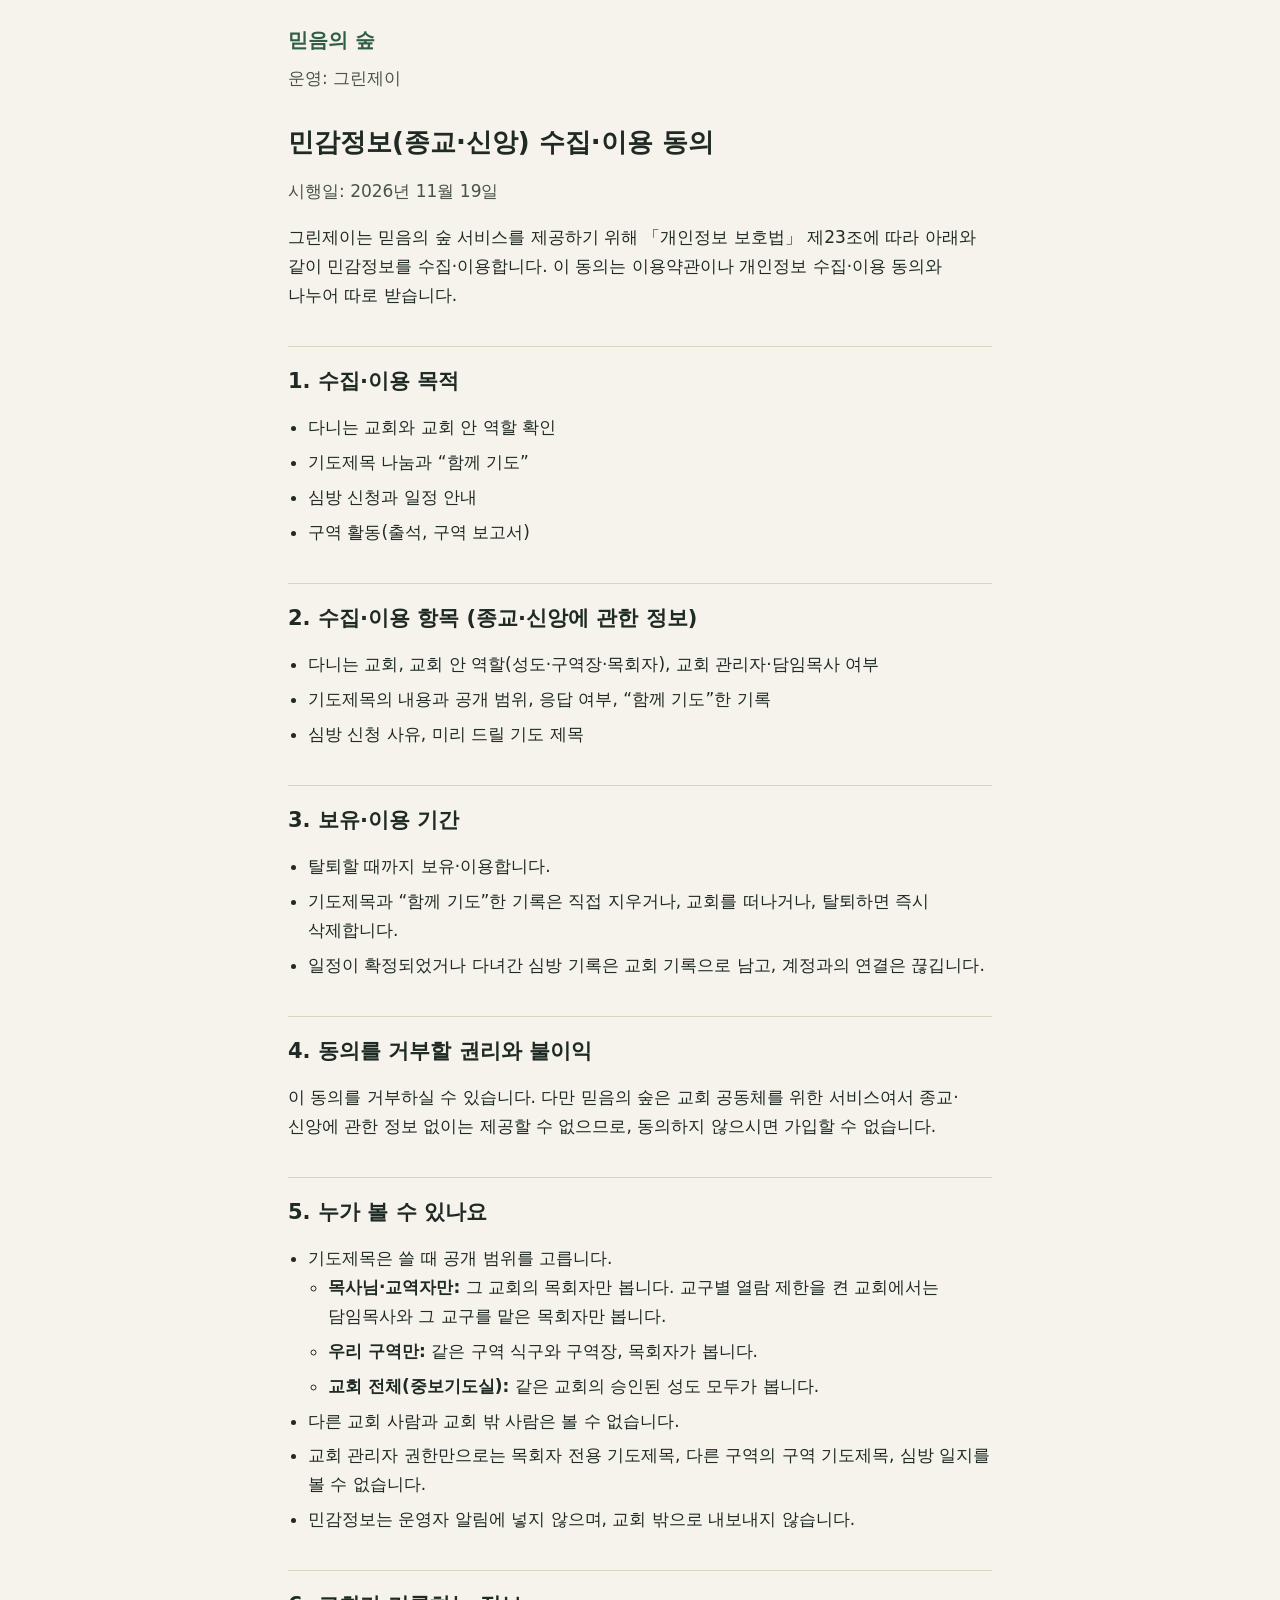
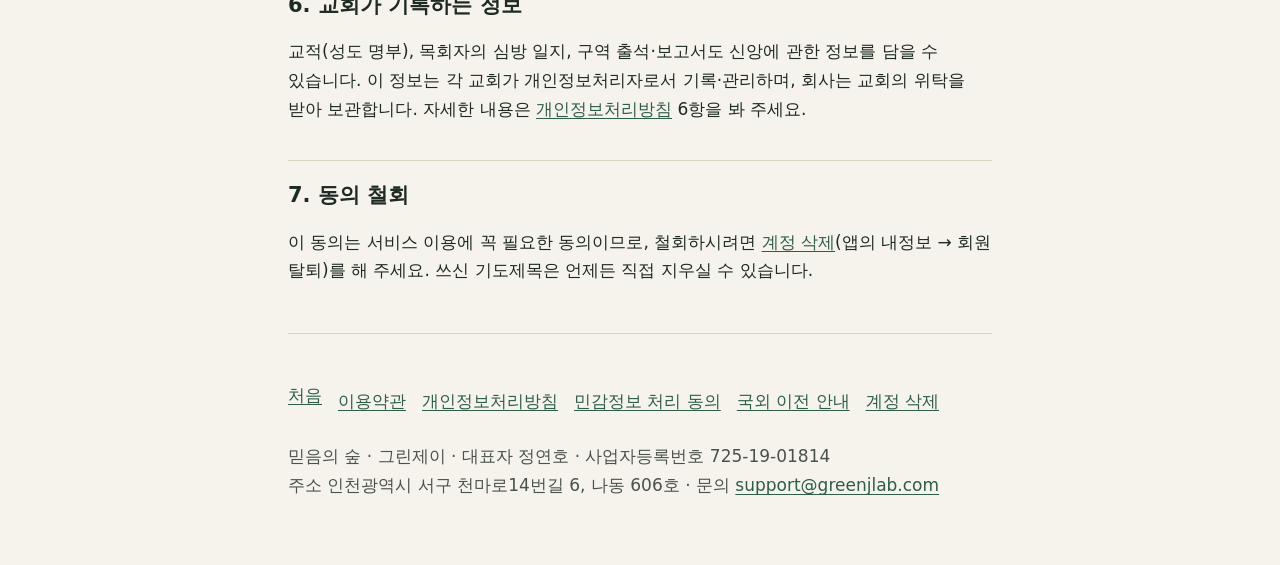
<file: sensitive.html>
<!doctype html>
<html lang="ko">
<head>
  <meta charset="utf-8">
  <meta name="viewport" content="width=device-width, initial-scale=1">
  <title>믿음의 숲 민감정보 처리 동의</title>
  <meta name="description" content="믿음의 숲 가입 때 따로 받는 민감정보(종교·신앙) 수집·이용 동의의 전문입니다.">
  <link rel="stylesheet" href="style.css">
</head>
<body>
<div class="page">
  <header class="site-header">
    <a class="brand" href="index.html">믿음의 숲</a>
    <p class="company">운영: 그린제이</p>
  </header>

  <main>
    <h1>민감정보(종교·신앙) 수집·이용 동의</h1>
    <p class="meta">시행일: 2026년 11월 19일</p>
    <p>그린제이는 믿음의 숲 서비스를 제공하기 위해 「개인정보 보호법」 제23조에 따라 아래와 같이 민감정보를 수집·이용합니다. 이 동의는 이용약관이나 개인정보 수집·이용 동의와 나누어 따로 받습니다.</p>

    <h2>1. 수집·이용 목적</h2>
    <ul>
      <li>다니는 교회와 교회 안 역할 확인</li>
      <li>기도제목 나눔과 “함께 기도”</li>
      <li>심방 신청과 일정 안내</li>
      <li>구역 활동(출석, 구역 보고서)</li>
    </ul>

    <h2>2. 수집·이용 항목 (종교·신앙에 관한 정보)</h2>
    <ul>
      <li>다니는 교회, 교회 안 역할(성도·구역장·목회자), 교회 관리자·담임목사 여부</li>
      <li>기도제목의 내용과 공개 범위, 응답 여부, “함께 기도”한 기록</li>
      <li>심방 신청 사유, 미리 드릴 기도 제목</li>
    </ul>

    <h2>3. 보유·이용 기간</h2>
    <ul>
      <li>탈퇴할 때까지 보유·이용합니다.</li>
      <li>기도제목과 “함께 기도”한 기록은 직접 지우거나, 교회를 떠나거나, 탈퇴하면 즉시 삭제합니다.</li>
      <li>일정이 확정되었거나 다녀간 심방 기록은 교회 기록으로 남고, 계정과의 연결은 끊깁니다.</li>
    </ul>

    <h2>4. 동의를 거부할 권리와 불이익</h2>
    <p>이 동의를 거부하실 수 있습니다. 다만 믿음의 숲은 교회 공동체를 위한 서비스여서 종교·신앙에 관한 정보 없이는 제공할 수 없으므로, 동의하지 않으시면 가입할 수 없습니다.</p>

    <h2>5. 누가 볼 수 있나요</h2>
    <ul>
      <li>기도제목은 쓸 때 공개 범위를 고릅니다.
        <ul>
          <li><strong>목사님·교역자만:</strong> 그 교회의 목회자만 봅니다. 교구별 열람 제한을 켠 교회에서는 담임목사와 그 교구를 맡은 목회자만 봅니다.</li>
          <li><strong>우리 구역만:</strong> 같은 구역 식구와 구역장, 목회자가 봅니다.</li>
          <li><strong>교회 전체(중보기도실):</strong> 같은 교회의 승인된 성도 모두가 봅니다.</li>
        </ul>
      </li>
      <li>다른 교회 사람과 교회 밖 사람은 볼 수 없습니다.</li>
      <li>교회 관리자 권한만으로는 목회자 전용 기도제목, 다른 구역의 구역 기도제목, 심방 일지를 볼 수 없습니다.</li>
      <li>민감정보는 운영자 알림에 넣지 않으며, 교회 밖으로 내보내지 않습니다.</li>
    </ul>

    <h2>6. 교회가 기록하는 정보</h2>
    <p>교적(성도 명부), 목회자의 심방 일지, 구역 출석·보고서도 신앙에 관한 정보를 담을 수 있습니다. 이 정보는 각 교회가 개인정보처리자로서 기록·관리하며, 회사는 교회의 위탁을 받아 보관합니다. 자세한 내용은 <a href="privacy.html">개인정보처리방침</a> 6항을 봐 주세요.</p>

    <h2>7. 동의 철회</h2>
    <p>이 동의는 서비스 이용에 꼭 필요한 동의이므로, 철회하시려면 <a href="delete-account.html">계정 삭제</a>(앱의 내정보 → 회원 탈퇴)를 해 주세요. 쓰신 기도제목은 언제든 직접 지우실 수 있습니다.</p>
  </main>

  <footer class="site-footer">
    <nav aria-label="문서 목록">
      <ul>
        <li><a href="index.html">처음</a></li>
        <li><a href="terms.html">이용약관</a></li>
        <li><a href="privacy.html">개인정보처리방침</a></li>
        <li><a href="sensitive.html">민감정보 처리 동의</a></li>
        <li><a href="overseas.html">국외 이전 안내</a></li>
        <li><a href="delete-account.html">계정 삭제</a></li>
      </ul>
    </nav>
    <p>믿음의 숲 · 그린제이 · 대표자 정연호 · 사업자등록번호 725-19-01814<br>
    주소 인천광역시 서구 천마로14번길 6, 나동 606호 · 문의 <a href="mailto:support@greenjlab.com">support@greenjlab.com</a></p>
  </footer>
</div>
</body>
</html>
</file>
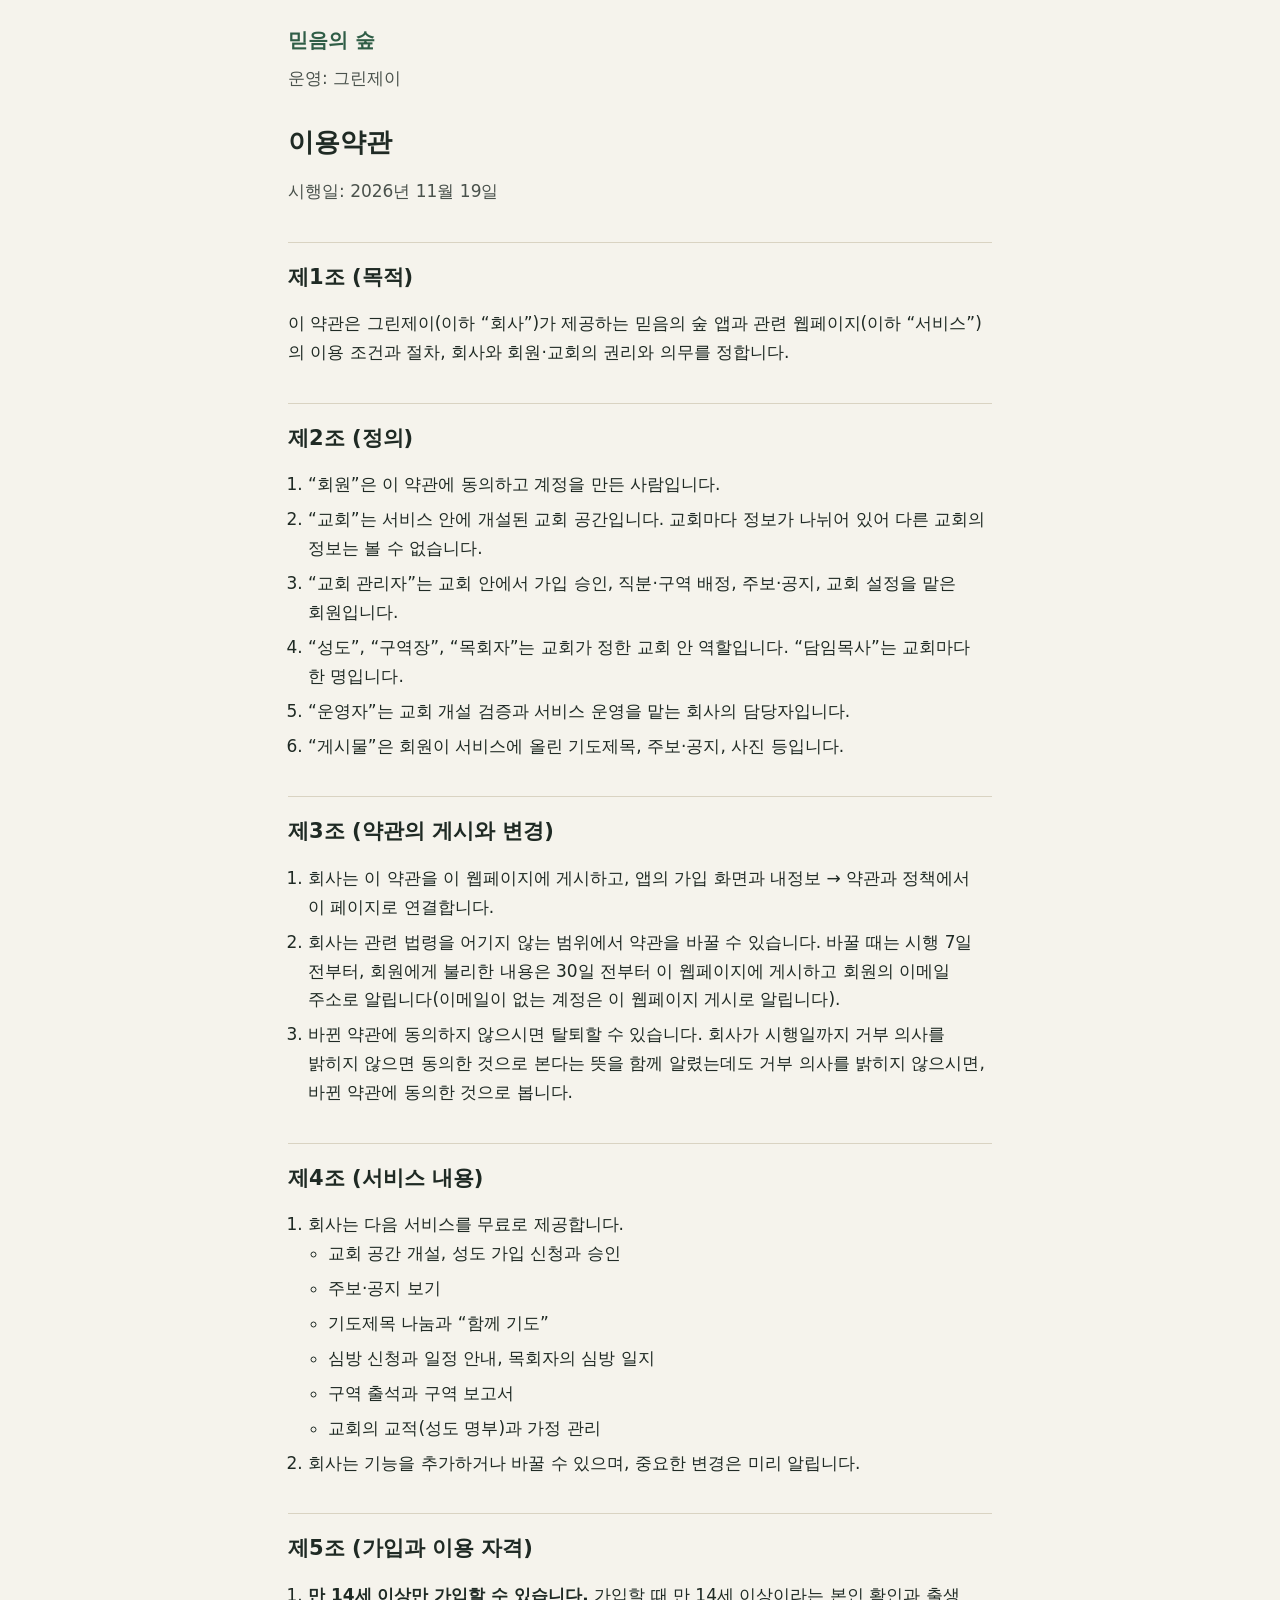
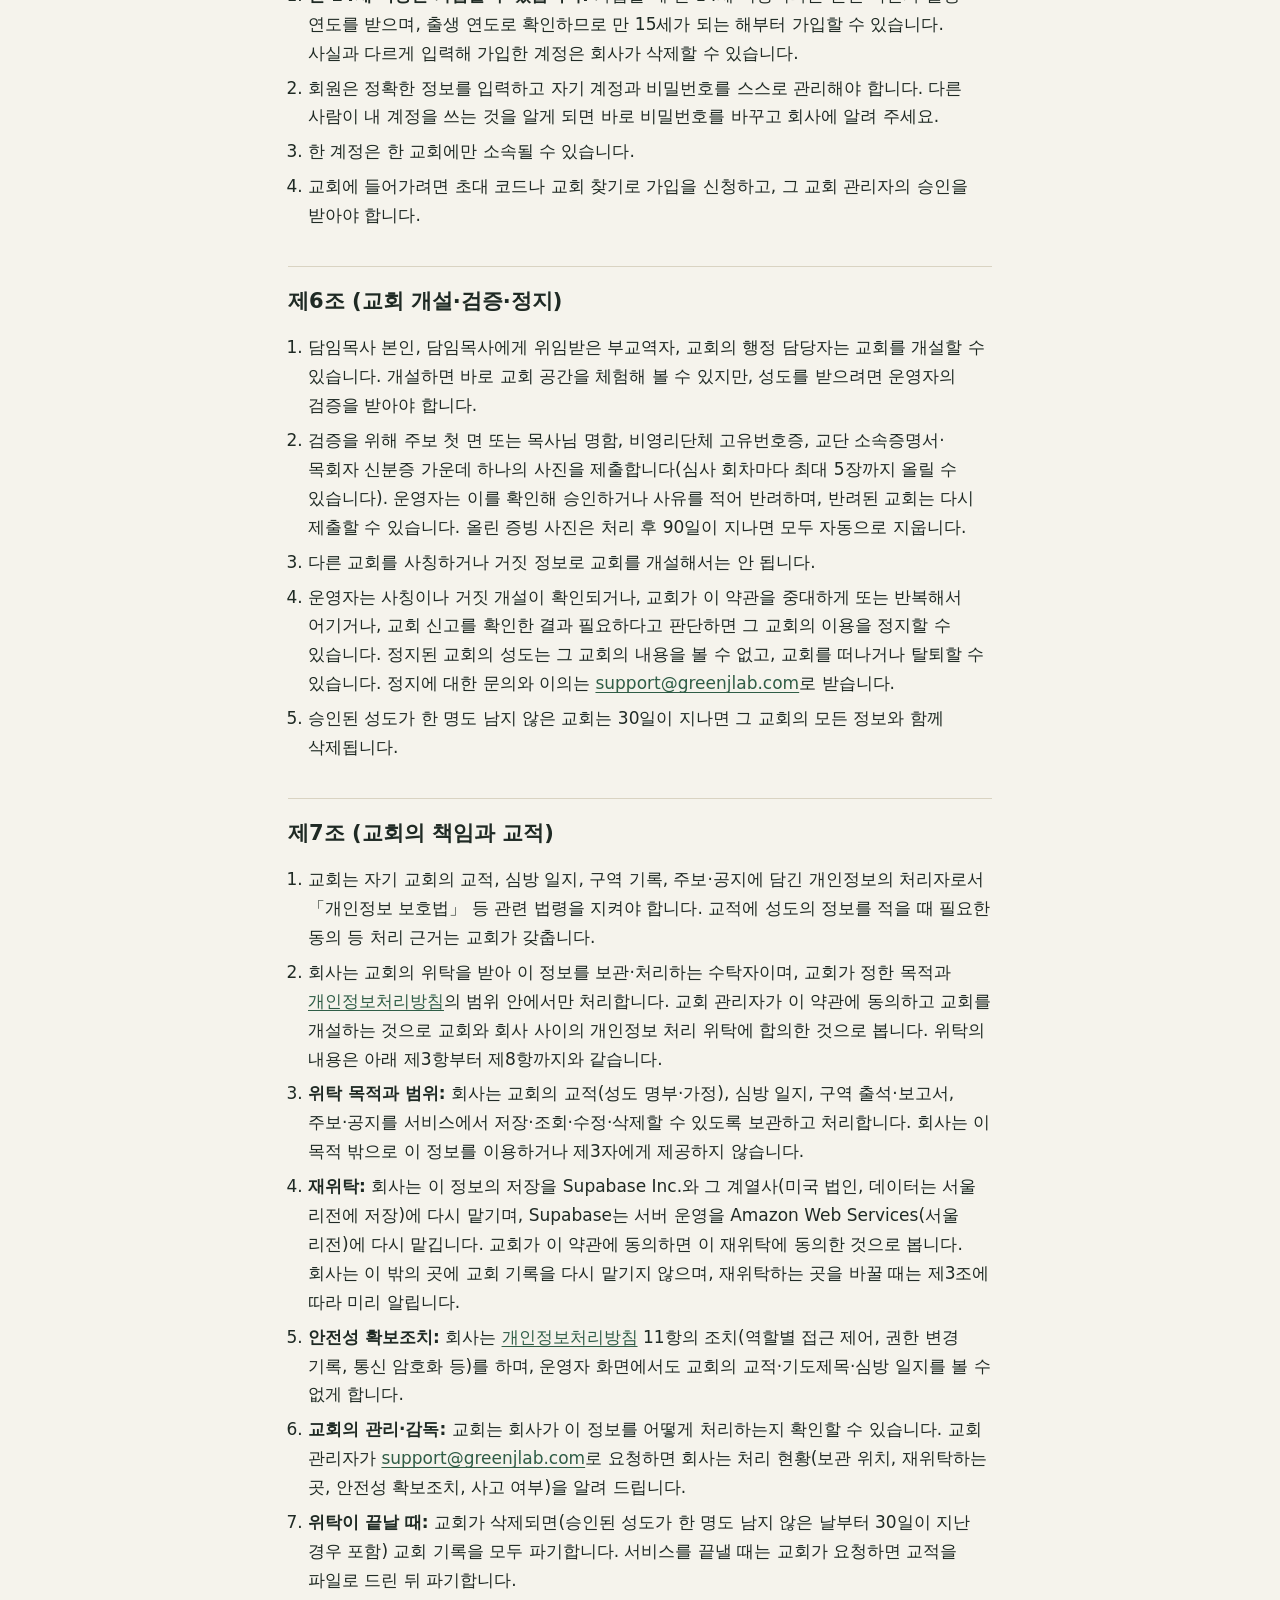
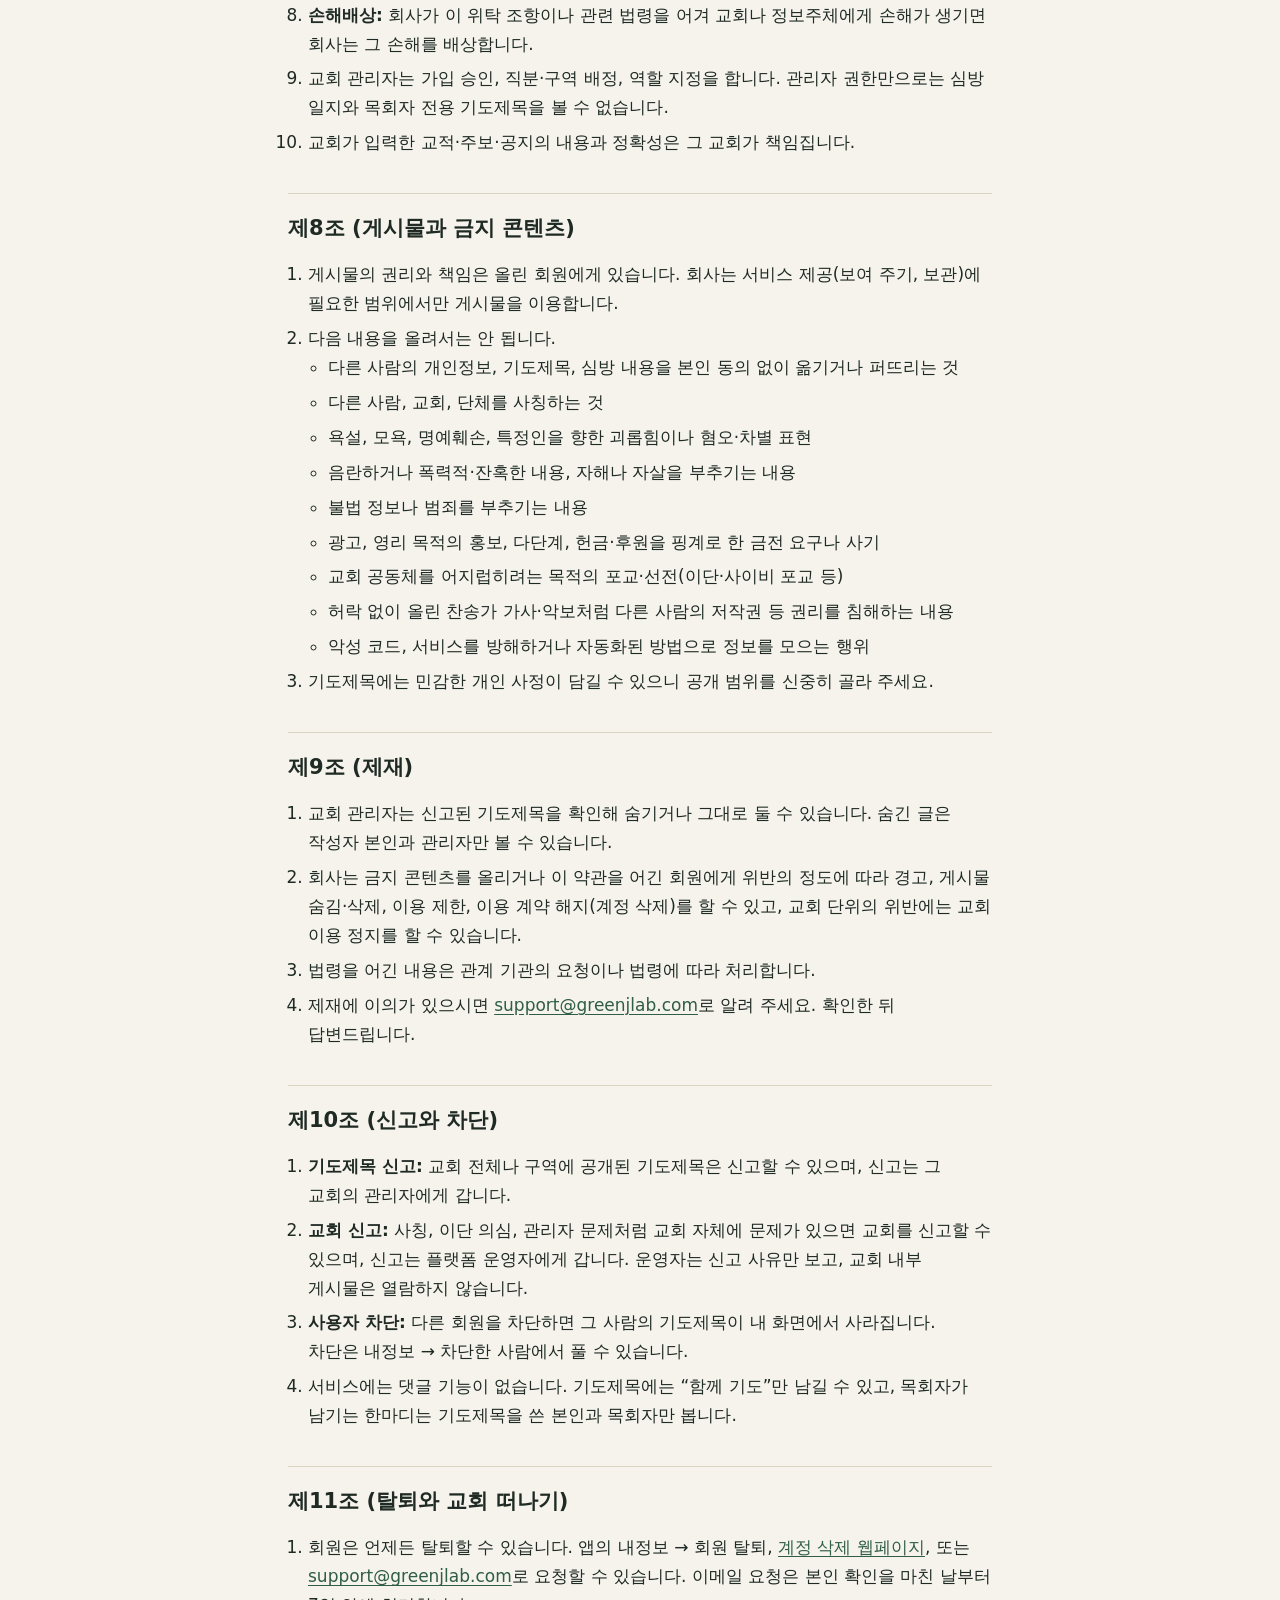
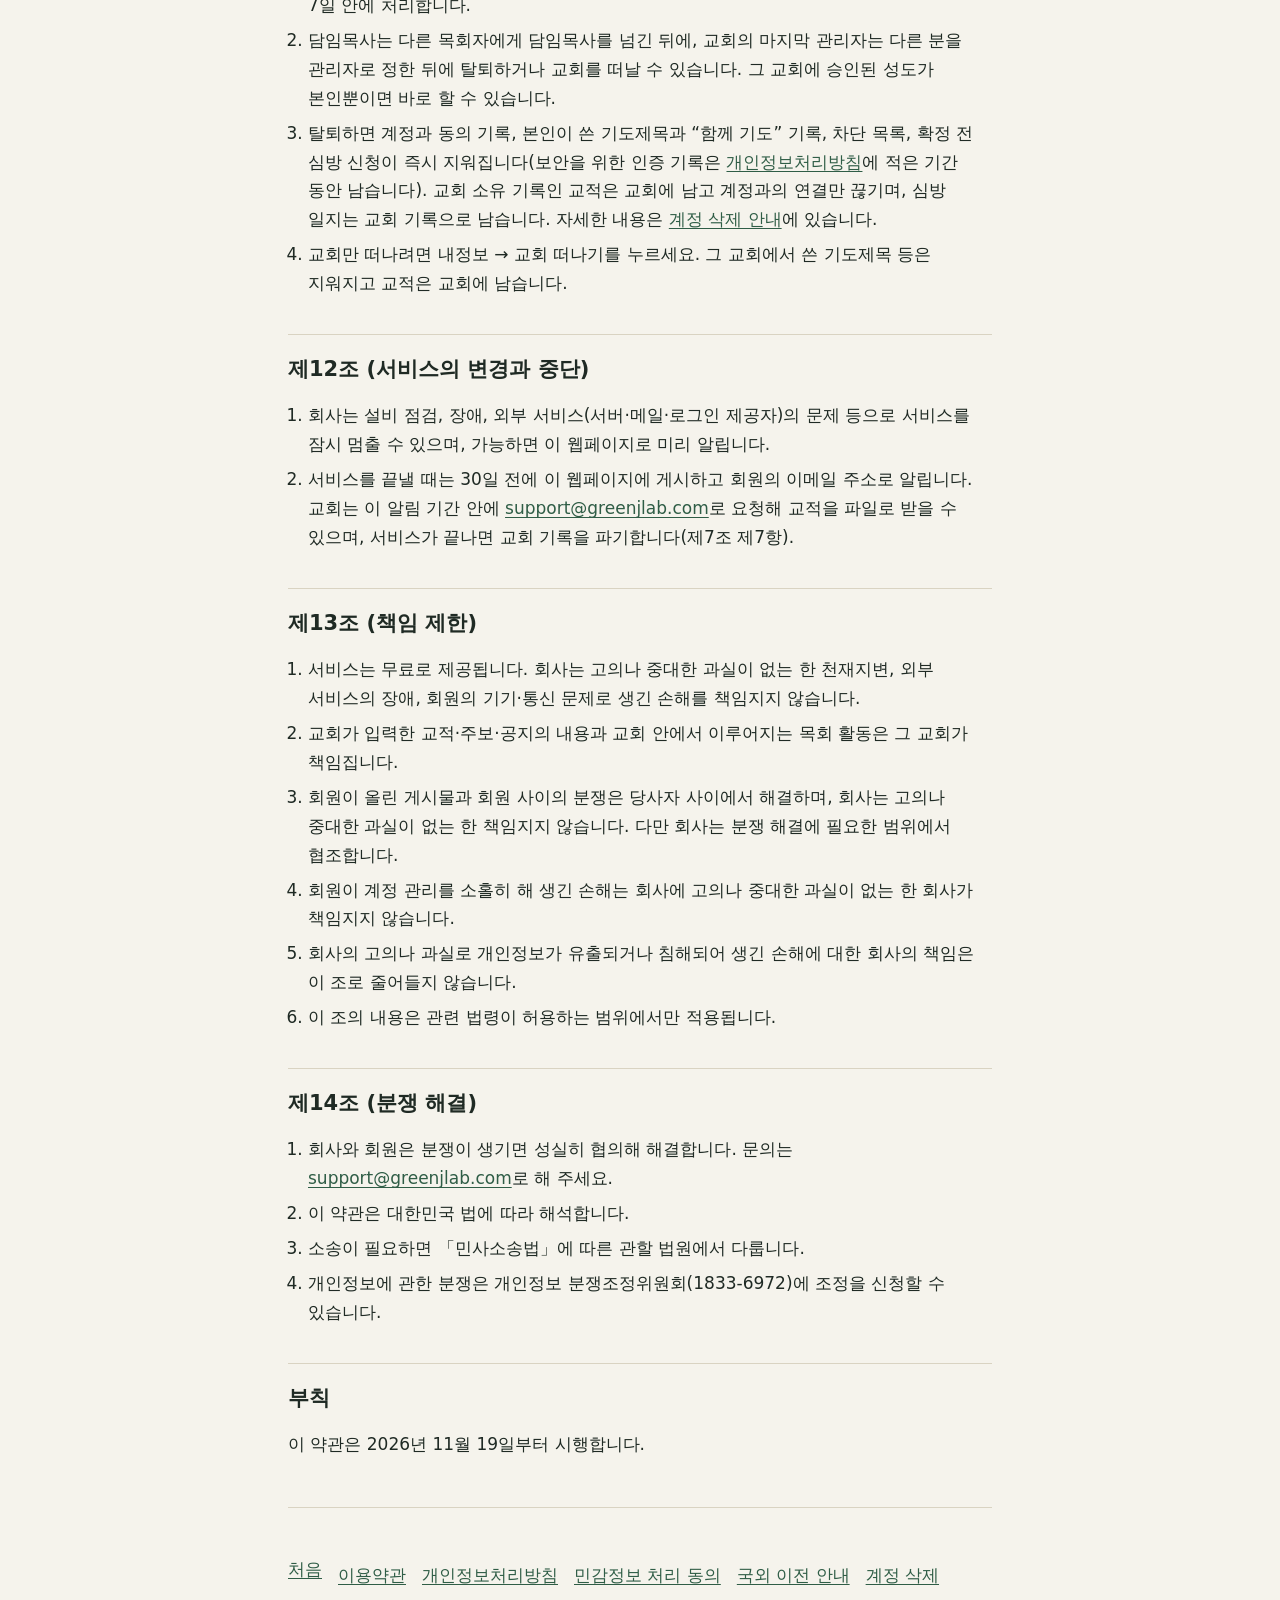
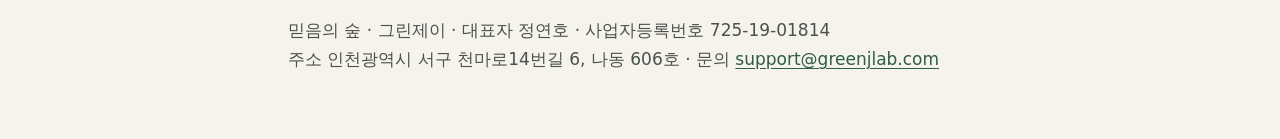
<file: terms.html>
<!doctype html>
<html lang="ko">
<head>
  <meta charset="utf-8">
  <meta name="viewport" content="width=device-width, initial-scale=1">
  <title>믿음의 숲 이용약관</title>
  <meta name="description" content="믿음의 숲 앱의 이용 조건, 교회 개설과 검증, 금지 콘텐츠와 신고·차단, 탈퇴에 관한 약관입니다.">
  <link rel="stylesheet" href="style.css">
</head>
<body>
<div class="page">
  <header class="site-header">
    <a class="brand" href="index.html">믿음의 숲</a>
    <p class="company">운영: 그린제이</p>
  </header>

  <main>
    <h1>이용약관</h1>
    <p class="meta">시행일: 2026년 11월 19일</p>

    <h2>제1조 (목적)</h2>
    <p>이 약관은 그린제이(이하 “회사”)가 제공하는 믿음의 숲 앱과 관련 웹페이지(이하 “서비스”)의 이용 조건과 절차, 회사와 회원·교회의 권리와 의무를 정합니다.</p>

    <h2>제2조 (정의)</h2>
    <ol>
      <li>“회원”은 이 약관에 동의하고 계정을 만든 사람입니다.</li>
      <li>“교회”는 서비스 안에 개설된 교회 공간입니다. 교회마다 정보가 나뉘어 있어 다른 교회의 정보는 볼 수 없습니다.</li>
      <li>“교회 관리자”는 교회 안에서 가입 승인, 직분·구역 배정, 주보·공지, 교회 설정을 맡은 회원입니다.</li>
      <li>“성도”, “구역장”, “목회자”는 교회가 정한 교회 안 역할입니다. “담임목사”는 교회마다 한 명입니다.</li>
      <li>“운영자”는 교회 개설 검증과 서비스 운영을 맡는 회사의 담당자입니다.</li>
      <li>“게시물”은 회원이 서비스에 올린 기도제목, 주보·공지, 사진 등입니다.</li>
    </ol>

    <h2>제3조 (약관의 게시와 변경)</h2>
    <ol>
      <li>회사는 이 약관을 이 웹페이지에 게시하고, 앱의 가입 화면과 내정보 → 약관과 정책에서 이 페이지로 연결합니다.</li>
      <li>회사는 관련 법령을 어기지 않는 범위에서 약관을 바꿀 수 있습니다. 바꿀 때는 시행 7일 전부터, 회원에게 불리한 내용은 30일 전부터 이 웹페이지에 게시하고 회원의 이메일 주소로 알립니다(이메일이 없는 계정은 이 웹페이지 게시로 알립니다).</li>
      <li>바뀐 약관에 동의하지 않으시면 탈퇴할 수 있습니다. 회사가 시행일까지 거부 의사를 밝히지 않으면 동의한 것으로 본다는 뜻을 함께 알렸는데도 거부 의사를 밝히지 않으시면, 바뀐 약관에 동의한 것으로 봅니다.</li>
    </ol>

    <h2>제4조 (서비스 내용)</h2>
    <ol>
      <li>회사는 다음 서비스를 무료로 제공합니다.
        <ul>
          <li>교회 공간 개설, 성도 가입 신청과 승인</li>
          <li>주보·공지 보기</li>
          <li>기도제목 나눔과 “함께 기도”</li>
          <li>심방 신청과 일정 안내, 목회자의 심방 일지</li>
          <li>구역 출석과 구역 보고서</li>
          <li>교회의 교적(성도 명부)과 가정 관리</li>
        </ul>
      </li>
      <li>회사는 기능을 추가하거나 바꿀 수 있으며, 중요한 변경은 미리 알립니다.</li>
    </ol>

    <h2>제5조 (가입과 이용 자격)</h2>
    <ol>
      <li><strong>만 14세 이상만 가입할 수 있습니다.</strong> 가입할 때 만 14세 이상이라는 본인 확인과 출생 연도를 받으며, 출생 연도로 확인하므로 만 15세가 되는 해부터 가입할 수 있습니다. 사실과 다르게 입력해 가입한 계정은 회사가 삭제할 수 있습니다.</li>
      <li>회원은 정확한 정보를 입력하고 자기 계정과 비밀번호를 스스로 관리해야 합니다. 다른 사람이 내 계정을 쓰는 것을 알게 되면 바로 비밀번호를 바꾸고 회사에 알려 주세요.</li>
      <li>한 계정은 한 교회에만 소속될 수 있습니다.</li>
      <li>교회에 들어가려면 초대 코드나 교회 찾기로 가입을 신청하고, 그 교회 관리자의 승인을 받아야 합니다.</li>
    </ol>

    <h2>제6조 (교회 개설·검증·정지)</h2>
    <ol>
      <li>담임목사 본인, 담임목사에게 위임받은 부교역자, 교회의 행정 담당자는 교회를 개설할 수 있습니다. 개설하면 바로 교회 공간을 체험해 볼 수 있지만, 성도를 받으려면 운영자의 검증을 받아야 합니다.</li>
      <li>검증을 위해 주보 첫 면 또는 목사님 명함, 비영리단체 고유번호증, 교단 소속증명서·목회자 신분증 가운데 하나의 사진을 제출합니다(심사 회차마다 최대 5장까지 올릴 수 있습니다). 운영자는 이를 확인해 승인하거나 사유를 적어 반려하며, 반려된 교회는 다시 제출할 수 있습니다. 올린 증빙 사진은 처리 후 90일이 지나면 모두 자동으로 지웁니다.</li>
      <li>다른 교회를 사칭하거나 거짓 정보로 교회를 개설해서는 안 됩니다.</li>
      <li>운영자는 사칭이나 거짓 개설이 확인되거나, 교회가 이 약관을 중대하게 또는 반복해서 어기거나, 교회 신고를 확인한 결과 필요하다고 판단하면 그 교회의 이용을 정지할 수 있습니다. 정지된 교회의 성도는 그 교회의 내용을 볼 수 없고, 교회를 떠나거나 탈퇴할 수 있습니다. 정지에 대한 문의와 이의는 <a href="mailto:support@greenjlab.com">support@greenjlab.com</a>로 받습니다.</li>
      <li>승인된 성도가 한 명도 남지 않은 교회는 30일이 지나면 그 교회의 모든 정보와 함께 삭제됩니다.</li>
    </ol>

    <h2>제7조 (교회의 책임과 교적)</h2>
    <ol>
      <li>교회는 자기 교회의 교적, 심방 일지, 구역 기록, 주보·공지에 담긴 개인정보의 처리자로서 「개인정보 보호법」 등 관련 법령을 지켜야 합니다. 교적에 성도의 정보를 적을 때 필요한 동의 등 처리 근거는 교회가 갖춥니다.</li>
      <li>회사는 교회의 위탁을 받아 이 정보를 보관·처리하는 수탁자이며, 교회가 정한 목적과 <a href="privacy.html">개인정보처리방침</a>의 범위 안에서만 처리합니다. 교회 관리자가 이 약관에 동의하고 교회를 개설하는 것으로 교회와 회사 사이의 개인정보 처리 위탁에 합의한 것으로 봅니다. 위탁의 내용은 아래 제3항부터 제8항까지와 같습니다.</li>
      <li><strong>위탁 목적과 범위:</strong> 회사는 교회의 교적(성도 명부·가정), 심방 일지, 구역 출석·보고서, 주보·공지를 서비스에서 저장·조회·수정·삭제할 수 있도록 보관하고 처리합니다. 회사는 이 목적 밖으로 이 정보를 이용하거나 제3자에게 제공하지 않습니다.</li>
      <li><strong>재위탁:</strong> 회사는 이 정보의 저장을 Supabase Inc.와 그 계열사(미국 법인, 데이터는 서울 리전에 저장)에 다시 맡기며, Supabase는 서버 운영을 Amazon Web Services(서울 리전)에 다시 맡깁니다. 교회가 이 약관에 동의하면 이 재위탁에 동의한 것으로 봅니다. 회사는 이 밖의 곳에 교회 기록을 다시 맡기지 않으며, 재위탁하는 곳을 바꿀 때는 제3조에 따라 미리 알립니다.</li>
      <li><strong>안전성 확보조치:</strong> 회사는 <a href="privacy.html">개인정보처리방침</a> 11항의 조치(역할별 접근 제어, 권한 변경 기록, 통신 암호화 등)를 하며, 운영자 화면에서도 교회의 교적·기도제목·심방 일지를 볼 수 없게 합니다.</li>
      <li><strong>교회의 관리·감독:</strong> 교회는 회사가 이 정보를 어떻게 처리하는지 확인할 수 있습니다. 교회 관리자가 <a href="mailto:support@greenjlab.com">support@greenjlab.com</a>로 요청하면 회사는 처리 현황(보관 위치, 재위탁하는 곳, 안전성 확보조치, 사고 여부)을 알려 드립니다.</li>
      <li><strong>위탁이 끝날 때:</strong> 교회가 삭제되면(승인된 성도가 한 명도 남지 않은 날부터 30일이 지난 경우 포함) 교회 기록을 모두 파기합니다. 서비스를 끝낼 때는 교회가 요청하면 교적을 파일로 드린 뒤 파기합니다.</li>
      <li><strong>손해배상:</strong> 회사가 이 위탁 조항이나 관련 법령을 어겨 교회나 정보주체에게 손해가 생기면 회사는 그 손해를 배상합니다.</li>
      <li>교회 관리자는 가입 승인, 직분·구역 배정, 역할 지정을 합니다. 관리자 권한만으로는 심방 일지와 목회자 전용 기도제목을 볼 수 없습니다.</li>
      <li>교회가 입력한 교적·주보·공지의 내용과 정확성은 그 교회가 책임집니다.</li>
    </ol>

    <h2>제8조 (게시물과 금지 콘텐츠)</h2>
    <ol>
      <li>게시물의 권리와 책임은 올린 회원에게 있습니다. 회사는 서비스 제공(보여 주기, 보관)에 필요한 범위에서만 게시물을 이용합니다.</li>
      <li>다음 내용을 올려서는 안 됩니다.
        <ul>
          <li>다른 사람의 개인정보, 기도제목, 심방 내용을 본인 동의 없이 옮기거나 퍼뜨리는 것</li>
          <li>다른 사람, 교회, 단체를 사칭하는 것</li>
          <li>욕설, 모욕, 명예훼손, 특정인을 향한 괴롭힘이나 혐오·차별 표현</li>
          <li>음란하거나 폭력적·잔혹한 내용, 자해나 자살을 부추기는 내용</li>
          <li>불법 정보나 범죄를 부추기는 내용</li>
          <li>광고, 영리 목적의 홍보, 다단계, 헌금·후원을 핑계로 한 금전 요구나 사기</li>
          <li>교회 공동체를 어지럽히려는 목적의 포교·선전(이단·사이비 포교 등)</li>
          <li>허락 없이 올린 찬송가 가사·악보처럼 다른 사람의 저작권 등 권리를 침해하는 내용</li>
          <li>악성 코드, 서비스를 방해하거나 자동화된 방법으로 정보를 모으는 행위</li>
        </ul>
      </li>
      <li>기도제목에는 민감한 개인 사정이 담길 수 있으니 공개 범위를 신중히 골라 주세요.</li>
    </ol>

    <h2>제9조 (제재)</h2>
    <ol>
      <li>교회 관리자는 신고된 기도제목을 확인해 숨기거나 그대로 둘 수 있습니다. 숨긴 글은 작성자 본인과 관리자만 볼 수 있습니다.</li>
      <li>회사는 금지 콘텐츠를 올리거나 이 약관을 어긴 회원에게 위반의 정도에 따라 경고, 게시물 숨김·삭제, 이용 제한, 이용 계약 해지(계정 삭제)를 할 수 있고, 교회 단위의 위반에는 교회 이용 정지를 할 수 있습니다.</li>
      <li>법령을 어긴 내용은 관계 기관의 요청이나 법령에 따라 처리합니다.</li>
      <li>제재에 이의가 있으시면 <a href="mailto:support@greenjlab.com">support@greenjlab.com</a>로 알려 주세요. 확인한 뒤 답변드립니다.</li>
    </ol>

    <h2>제10조 (신고와 차단)</h2>
    <ol>
      <li><strong>기도제목 신고:</strong> 교회 전체나 구역에 공개된 기도제목은 신고할 수 있으며, 신고는 그 교회의 관리자에게 갑니다.</li>
      <li><strong>교회 신고:</strong> 사칭, 이단 의심, 관리자 문제처럼 교회 자체에 문제가 있으면 교회를 신고할 수 있으며, 신고는 플랫폼 운영자에게 갑니다. 운영자는 신고 사유만 보고, 교회 내부 게시물은 열람하지 않습니다.</li>
      <li><strong>사용자 차단:</strong> 다른 회원을 차단하면 그 사람의 기도제목이 내 화면에서 사라집니다. 차단은 내정보 → 차단한 사람에서 풀 수 있습니다.</li>
      <li>서비스에는 댓글 기능이 없습니다. 기도제목에는 “함께 기도”만 남길 수 있고, 목회자가 남기는 한마디는 기도제목을 쓴 본인과 목회자만 봅니다.</li>
    </ol>

    <h2>제11조 (탈퇴와 교회 떠나기)</h2>
    <ol>
      <li>회원은 언제든 탈퇴할 수 있습니다. 앱의 내정보 → 회원 탈퇴, <a href="delete-account.html">계정 삭제 웹페이지</a>, 또는 <a href="mailto:support@greenjlab.com">support@greenjlab.com</a>로 요청할 수 있습니다. 이메일 요청은 본인 확인을 마친 날부터 7일 안에 처리합니다.</li>
      <li>담임목사는 다른 목회자에게 담임목사를 넘긴 뒤에, 교회의 마지막 관리자는 다른 분을 관리자로 정한 뒤에 탈퇴하거나 교회를 떠날 수 있습니다. 그 교회에 승인된 성도가 본인뿐이면 바로 할 수 있습니다.</li>
      <li>탈퇴하면 계정과 동의 기록, 본인이 쓴 기도제목과 “함께 기도” 기록, 차단 목록, 확정 전 심방 신청이 즉시 지워집니다(보안을 위한 인증 기록은 <a href="privacy.html">개인정보처리방침</a>에 적은 기간 동안 남습니다). 교회 소유 기록인 교적은 교회에 남고 계정과의 연결만 끊기며, 심방 일지는 교회 기록으로 남습니다. 자세한 내용은 <a href="delete-account.html">계정 삭제 안내</a>에 있습니다.</li>
      <li>교회만 떠나려면 내정보 → 교회 떠나기를 누르세요. 그 교회에서 쓴 기도제목 등은 지워지고 교적은 교회에 남습니다.</li>
    </ol>

    <h2>제12조 (서비스의 변경과 중단)</h2>
    <ol>
      <li>회사는 설비 점검, 장애, 외부 서비스(서버·메일·로그인 제공자)의 문제 등으로 서비스를 잠시 멈출 수 있으며, 가능하면 이 웹페이지로 미리 알립니다.</li>
      <li>서비스를 끝낼 때는 30일 전에 이 웹페이지에 게시하고 회원의 이메일 주소로 알립니다. 교회는 이 알림 기간 안에 <a href="mailto:support@greenjlab.com">support@greenjlab.com</a>로 요청해 교적을 파일로 받을 수 있으며, 서비스가 끝나면 교회 기록을 파기합니다(제7조 제7항).</li>
    </ol>

    <h2>제13조 (책임 제한)</h2>
    <ol>
      <li>서비스는 무료로 제공됩니다. 회사는 고의나 중대한 과실이 없는 한 천재지변, 외부 서비스의 장애, 회원의 기기·통신 문제로 생긴 손해를 책임지지 않습니다.</li>
      <li>교회가 입력한 교적·주보·공지의 내용과 교회 안에서 이루어지는 목회 활동은 그 교회가 책임집니다.</li>
      <li>회원이 올린 게시물과 회원 사이의 분쟁은 당사자 사이에서 해결하며, 회사는 고의나 중대한 과실이 없는 한 책임지지 않습니다. 다만 회사는 분쟁 해결에 필요한 범위에서 협조합니다.</li>
      <li>회원이 계정 관리를 소홀히 해 생긴 손해는 회사에 고의나 중대한 과실이 없는 한 회사가 책임지지 않습니다.</li>
      <li>회사의 고의나 과실로 개인정보가 유출되거나 침해되어 생긴 손해에 대한 회사의 책임은 이 조로 줄어들지 않습니다.</li>
      <li>이 조의 내용은 관련 법령이 허용하는 범위에서만 적용됩니다.</li>
    </ol>

    <h2>제14조 (분쟁 해결)</h2>
    <ol>
      <li>회사와 회원은 분쟁이 생기면 성실히 협의해 해결합니다. 문의는 <a href="mailto:support@greenjlab.com">support@greenjlab.com</a>로 해 주세요.</li>
      <li>이 약관은 대한민국 법에 따라 해석합니다.</li>
      <li>소송이 필요하면 「민사소송법」에 따른 관할 법원에서 다룹니다.</li>
      <li>개인정보에 관한 분쟁은 개인정보 분쟁조정위원회(1833-6972)에 조정을 신청할 수 있습니다.</li>
    </ol>

    <h2>부칙</h2>
    <p>이 약관은 2026년 11월 19일부터 시행합니다.</p>
  </main>

  <footer class="site-footer">
    <nav aria-label="문서 목록">
      <ul>
        <li><a href="index.html">처음</a></li>
        <li><a href="terms.html">이용약관</a></li>
        <li><a href="privacy.html">개인정보처리방침</a></li>
        <li><a href="sensitive.html">민감정보 처리 동의</a></li>
        <li><a href="overseas.html">국외 이전 안내</a></li>
        <li><a href="delete-account.html">계정 삭제</a></li>
      </ul>
    </nav>
    <p>믿음의 숲 · 그린제이 · 대표자 정연호 · 사업자등록번호 725-19-01814<br>
    주소 인천광역시 서구 천마로14번길 6, 나동 606호 · 문의 <a href="mailto:support@greenjlab.com">support@greenjlab.com</a></p>
  </footer>
</div>
</body>
</html>
</file>
<file: style.css>
/* 믿음의 숲 약관·정책 페이지. 휴대폰 먼저, 본문 17px 이상, 누르는 곳 48px 이상, 높은 명암 대비. 색은 앱의 '숲'·'숲의 밤' 테마. */

:root {
  --bg: #f5f3ec;
  --card: #ffffff;
  --line: #d9d3c2;
  --ink: #1f2a24;
  --sub: #4a524c;
  --primary: #2f5d46;
  --on-primary: #ffffff;
  --note-bg: #fff4d6;
  --note-ink: #4d3a00;
  --danger: #b3261e;
  --danger-bg: #fbe4e1;
  --focus: #1a73e8;
  color-scheme: light dark;
}

@media (prefers-color-scheme: dark) {
  :root {
    --bg: #121a16;
    --card: #1c2620;
    --line: #3a4a41;
    --ink: #e6eee8;
    --sub: #b8c4bc;
    --primary: #8cc5a0;
    --on-primary: #0f1612;
    --note-bg: #3a3112;
    --note-ink: #f6e3a6;
    --danger: #f2b8b5;
    --danger-bg: #4a1f1c;
    --focus: #8ab4f8;
  }
}

*, *::before, *::after { box-sizing: border-box; }

html { -webkit-text-size-adjust: 100%; text-size-adjust: 100%; }

body {
  margin: 0;
  background: var(--bg);
  color: var(--ink);
  font-family: "Pretendard", "Apple SD Gothic Neo", "Noto Sans KR", "Malgun Gothic", system-ui, sans-serif;
  font-size: 1.0625rem;
  line-height: 1.7;
  word-break: keep-all;
  overflow-wrap: break-word;
}

.page { max-width: 46rem; margin: 0 auto; padding: 0 1rem 3rem; }

.site-header { padding: 1rem 0 0.5rem; }

.brand {
  display: inline-flex;
  align-items: center;
  min-height: 48px;
  font-size: 1.25rem;
  font-weight: 700;
  color: var(--primary);
  text-decoration: none;
}

.company { margin: 0; color: var(--sub); }

h1 { margin: 1.5rem 0 0.5rem; font-size: 1.625rem; line-height: 1.35; }

h2 {
  margin: 2.25rem 0 0.75rem;
  padding-top: 1.25rem;
  border-top: 1px solid var(--line);
  font-size: 1.3125rem;
  line-height: 1.4;
}

h3 { margin: 1.5rem 0 0.5rem; font-size: 1.125rem; }

p, li { font-size: 1.0625rem; }

ul, ol { padding-left: 1.25rem; }

li + li { margin-top: 0.375rem; }

a { color: var(--primary); text-decoration: underline; text-underline-offset: 0.2em; }

a:focus-visible, button:focus-visible, input:focus-visible, h3:focus-visible {
  outline: 3px solid var(--focus);
  outline-offset: 2px;
}

.lead { font-size: 1.125rem; }

.meta { color: var(--sub); }

.card {
  margin: 1rem 0;
  padding: 1rem 1.125rem;
  border: 1px solid var(--line);
  border-radius: 1rem;
  background: var(--card);
}

.card > :first-child { margin-top: 0; }

.doc-list { list-style: none; padding: 0; }

.doc-list a {
  display: block;
  min-height: 48px;
  padding: 0.75rem 1rem;
  border: 1px solid var(--line);
  border-radius: 0.75rem;
  background: var(--card);
  font-weight: 700;
  text-decoration: none;
}

.doc-list span { display: block; color: var(--sub); font-weight: 400; }

label { display: block; margin: 1rem 0 0.375rem; font-weight: 700; }

input {
  width: 100%;
  min-height: 48px;
  padding: 0.625rem 0.875rem;
  border: 2px solid var(--line);
  border-radius: 0.75rem;
  background: var(--card);
  color: var(--ink);
  font-size: 1.125rem;
}

button {
  display: block;
  width: 100%;
  min-height: 52px;
  margin-top: 1rem;
  padding: 0.75rem 1rem;
  border: 2px solid var(--primary);
  border-radius: 0.75rem;
  background: var(--primary);
  color: var(--on-primary);
  font: inherit;
  font-size: 1.125rem;
  font-weight: 700;
  cursor: pointer;
}

button.secondary { background: transparent; color: var(--primary); }

button.danger { border-color: var(--danger); background: var(--danger); color: var(--card); }

button:disabled { opacity: 0.55; cursor: wait; }

.error { margin: 1rem 0 0; color: var(--danger); font-weight: 700; }

.error:empty, .hint:empty { display: none; }

.notice { padding: 1rem 1.125rem; border-radius: 1rem; background: var(--danger-bg); color: var(--ink); }

[hidden] { display: none !important; }

.site-footer { margin-top: 3rem; padding-top: 1.25rem; border-top: 1px solid var(--line); color: var(--sub); }

.site-footer nav ul { list-style: none; padding: 0; display: flex; flex-wrap: wrap; gap: 0.25rem 1rem; }

.site-footer nav a { display: inline-flex; align-items: center; min-height: 48px; }
</file>
